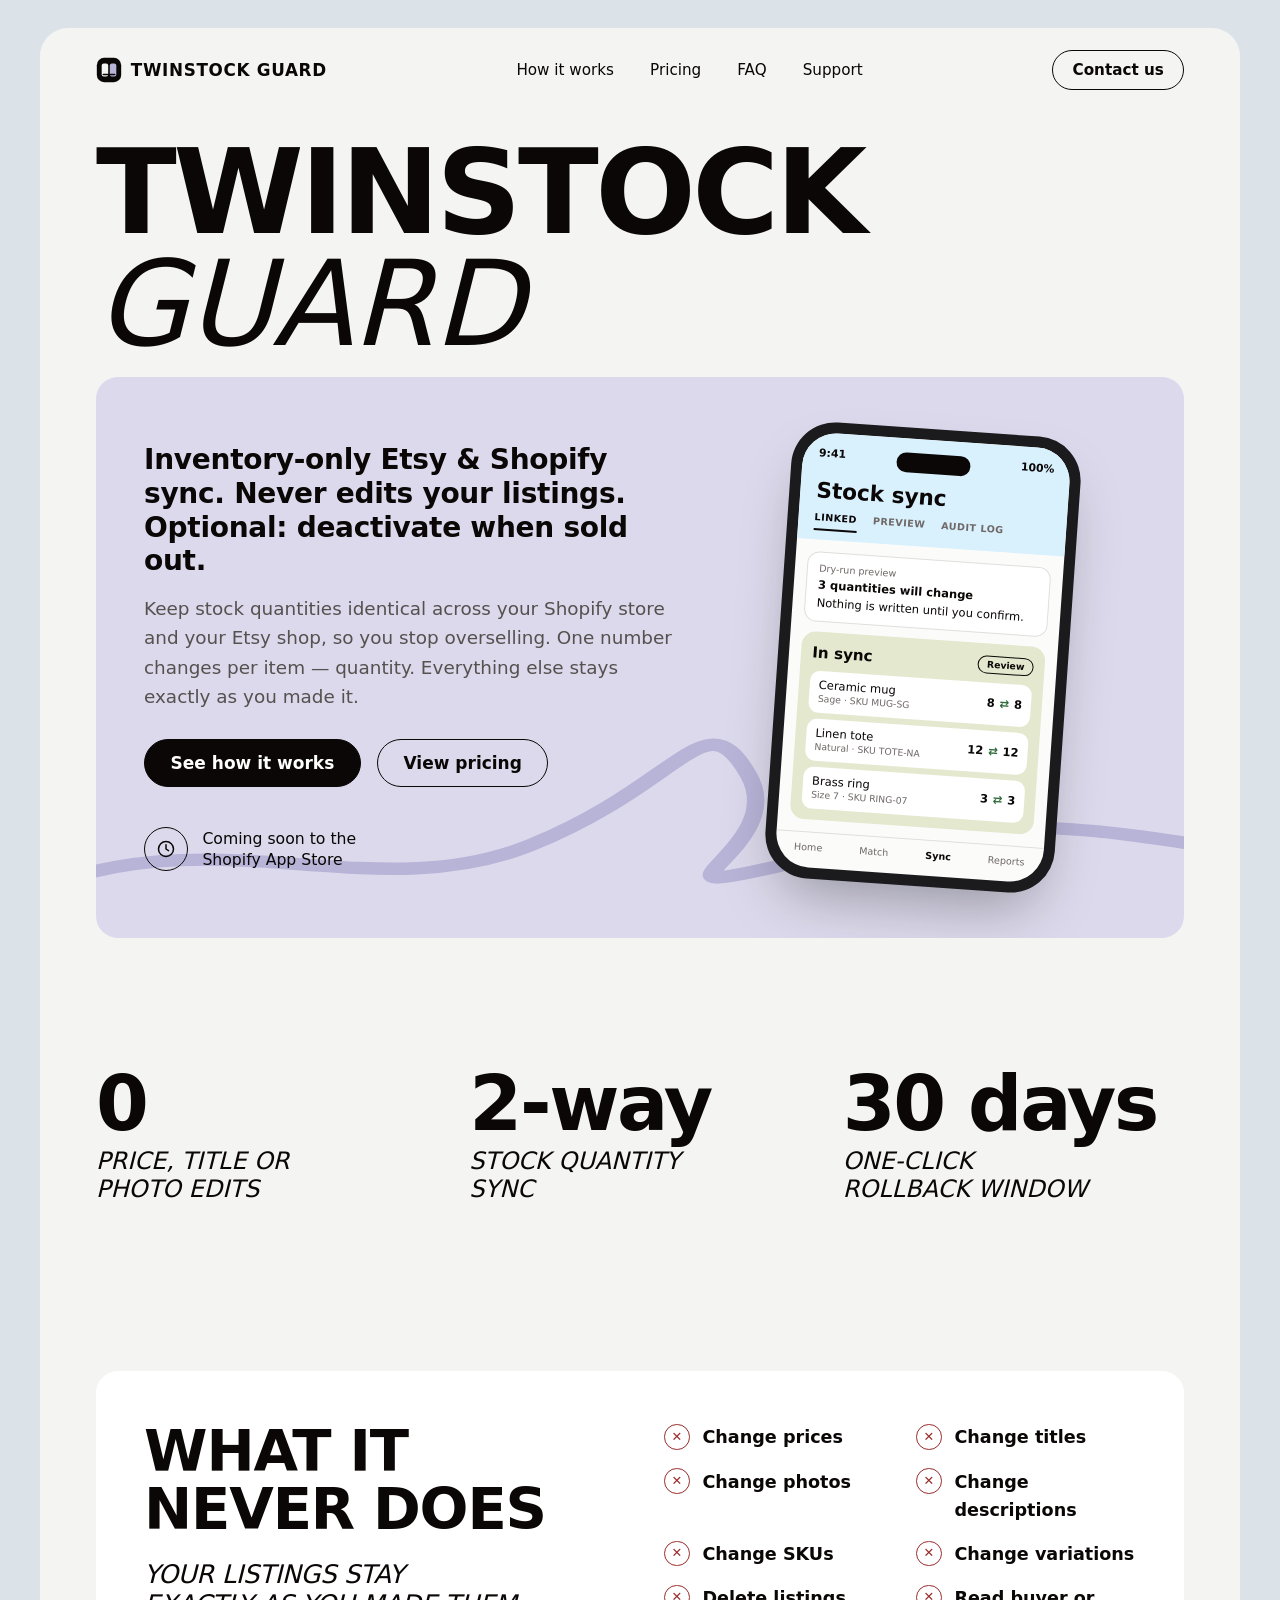
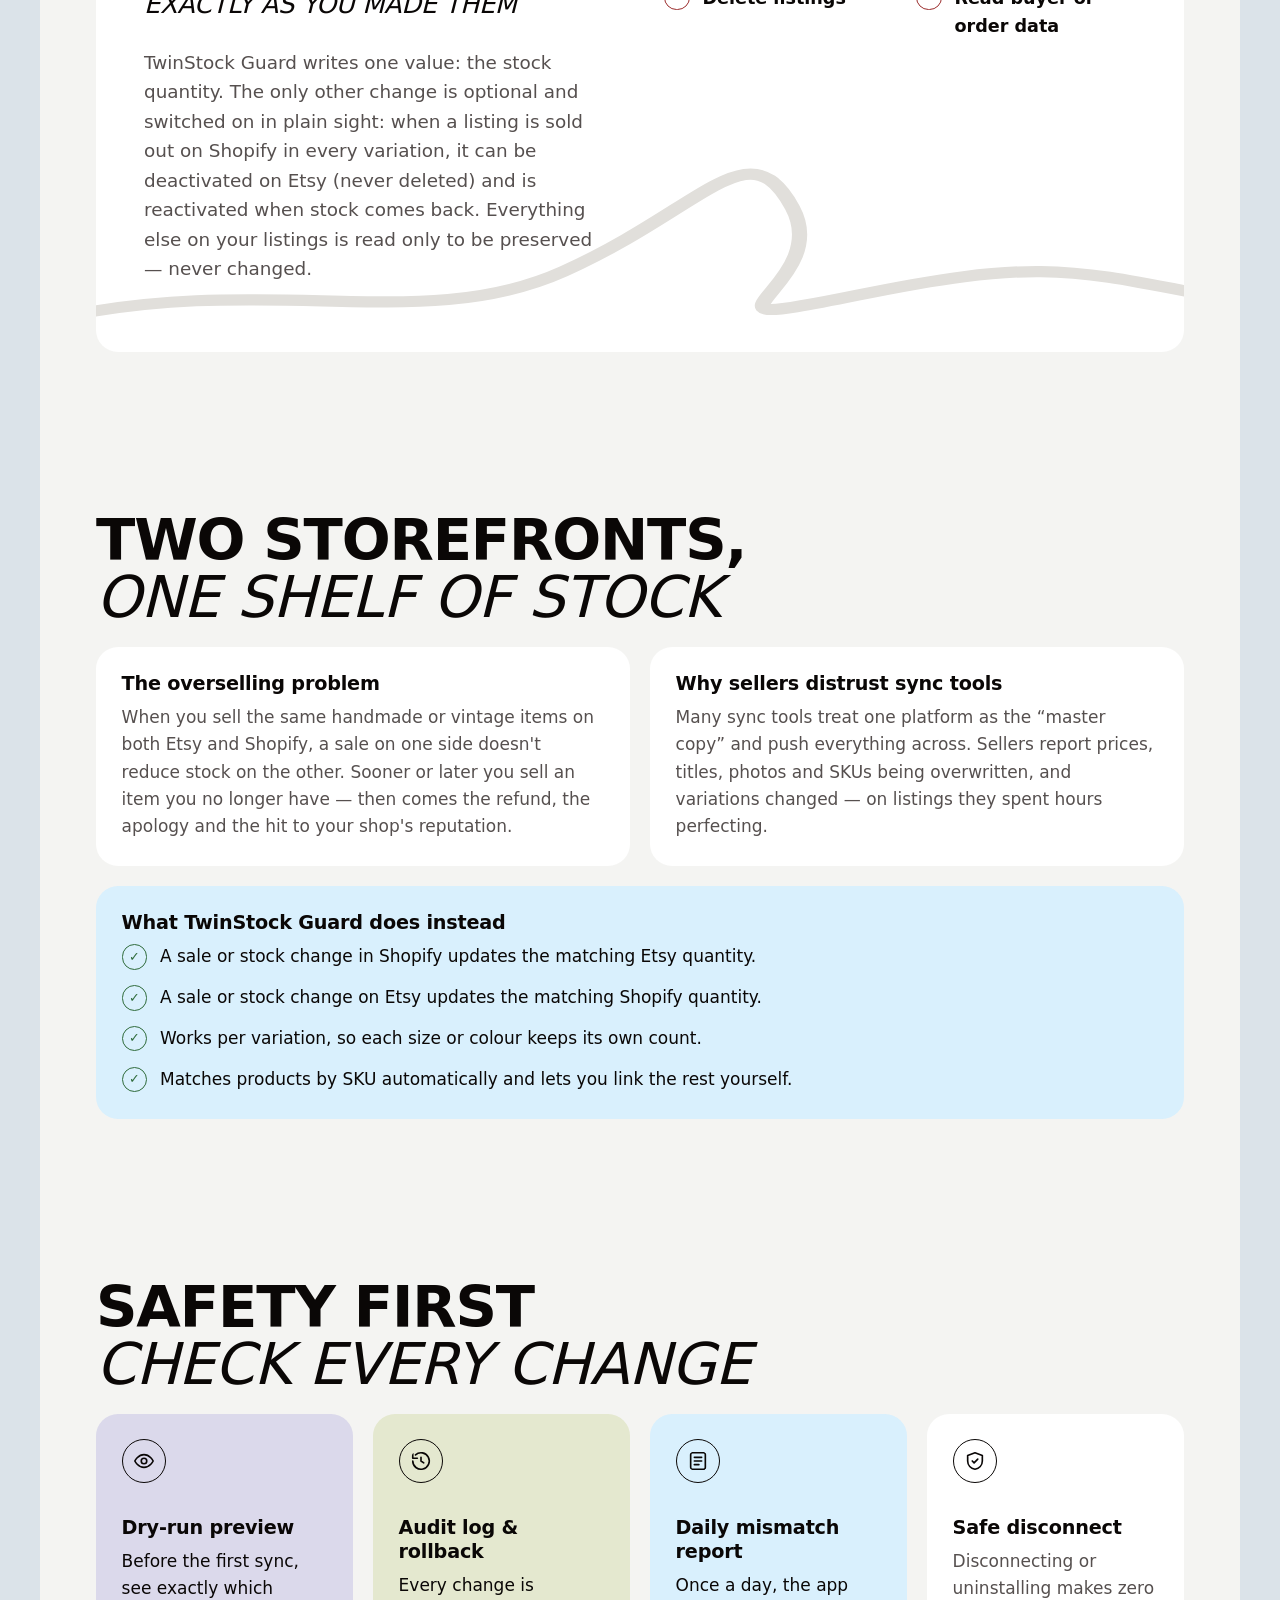
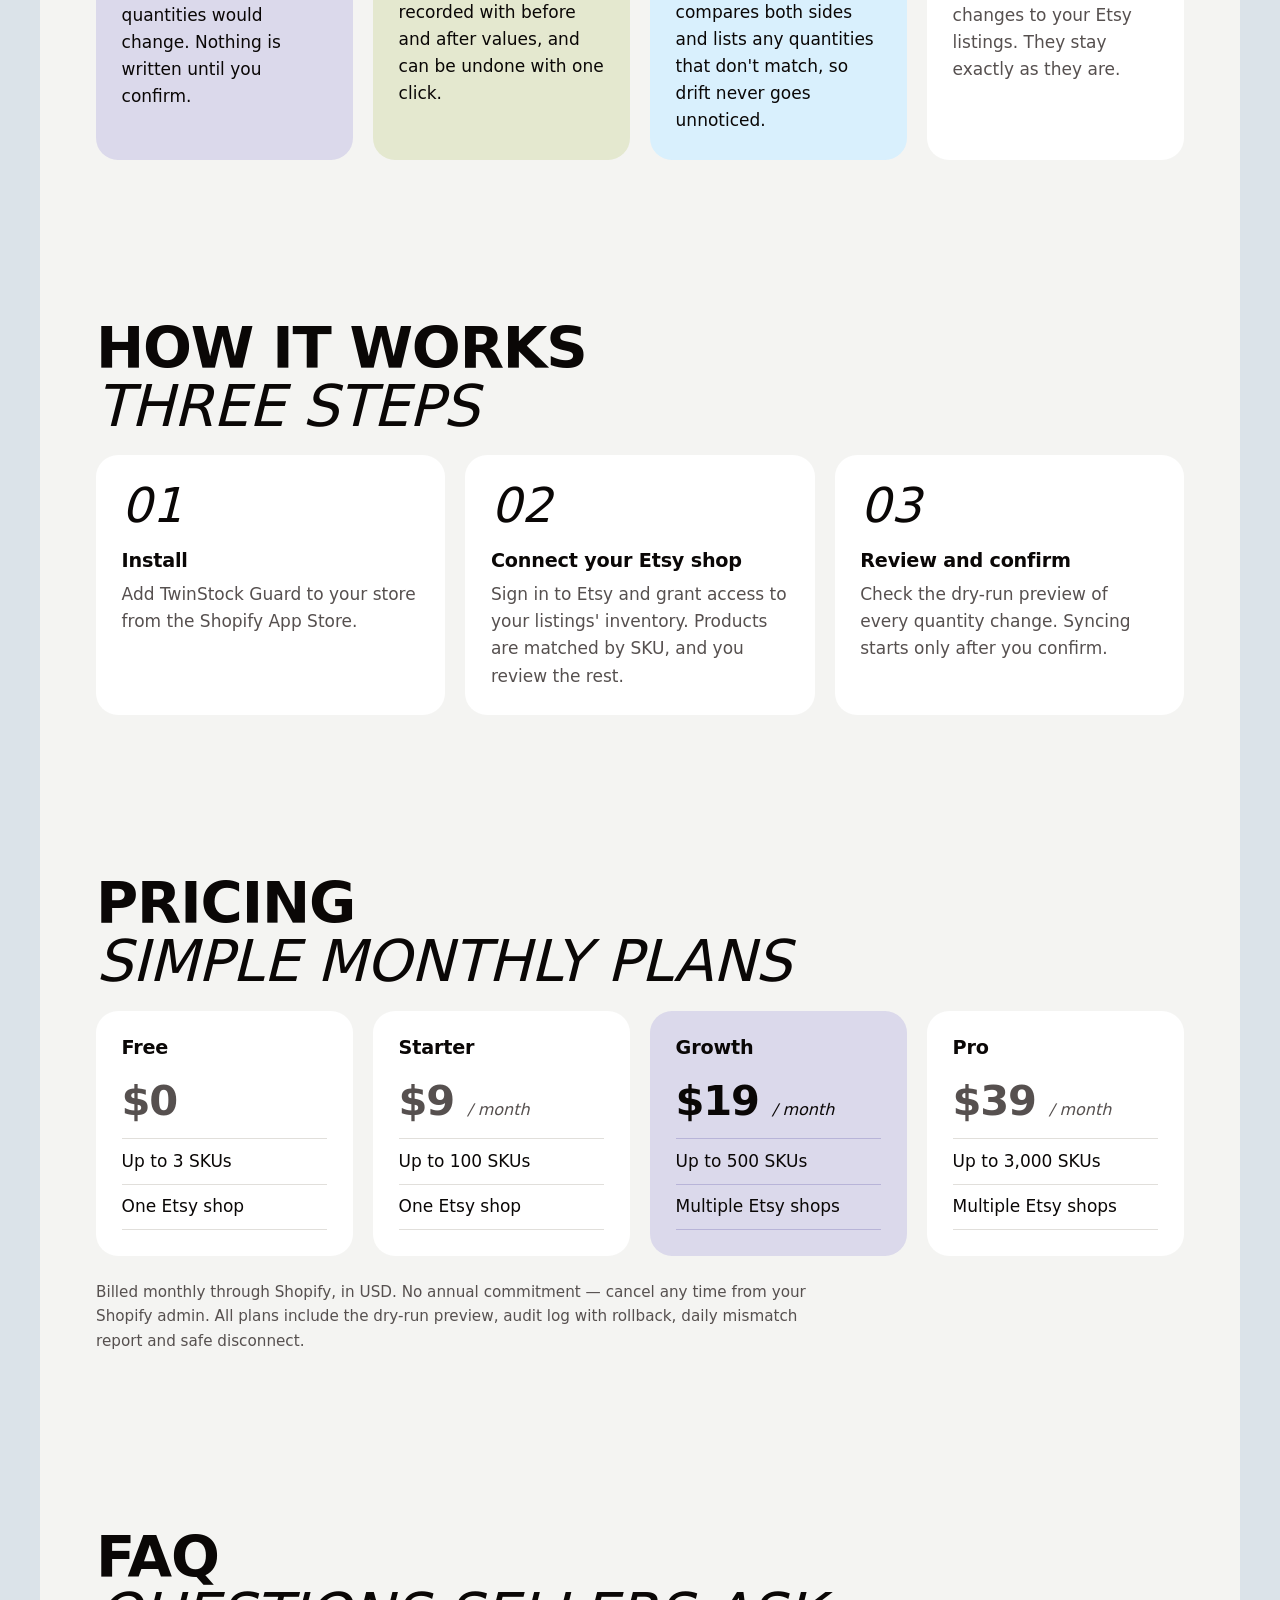
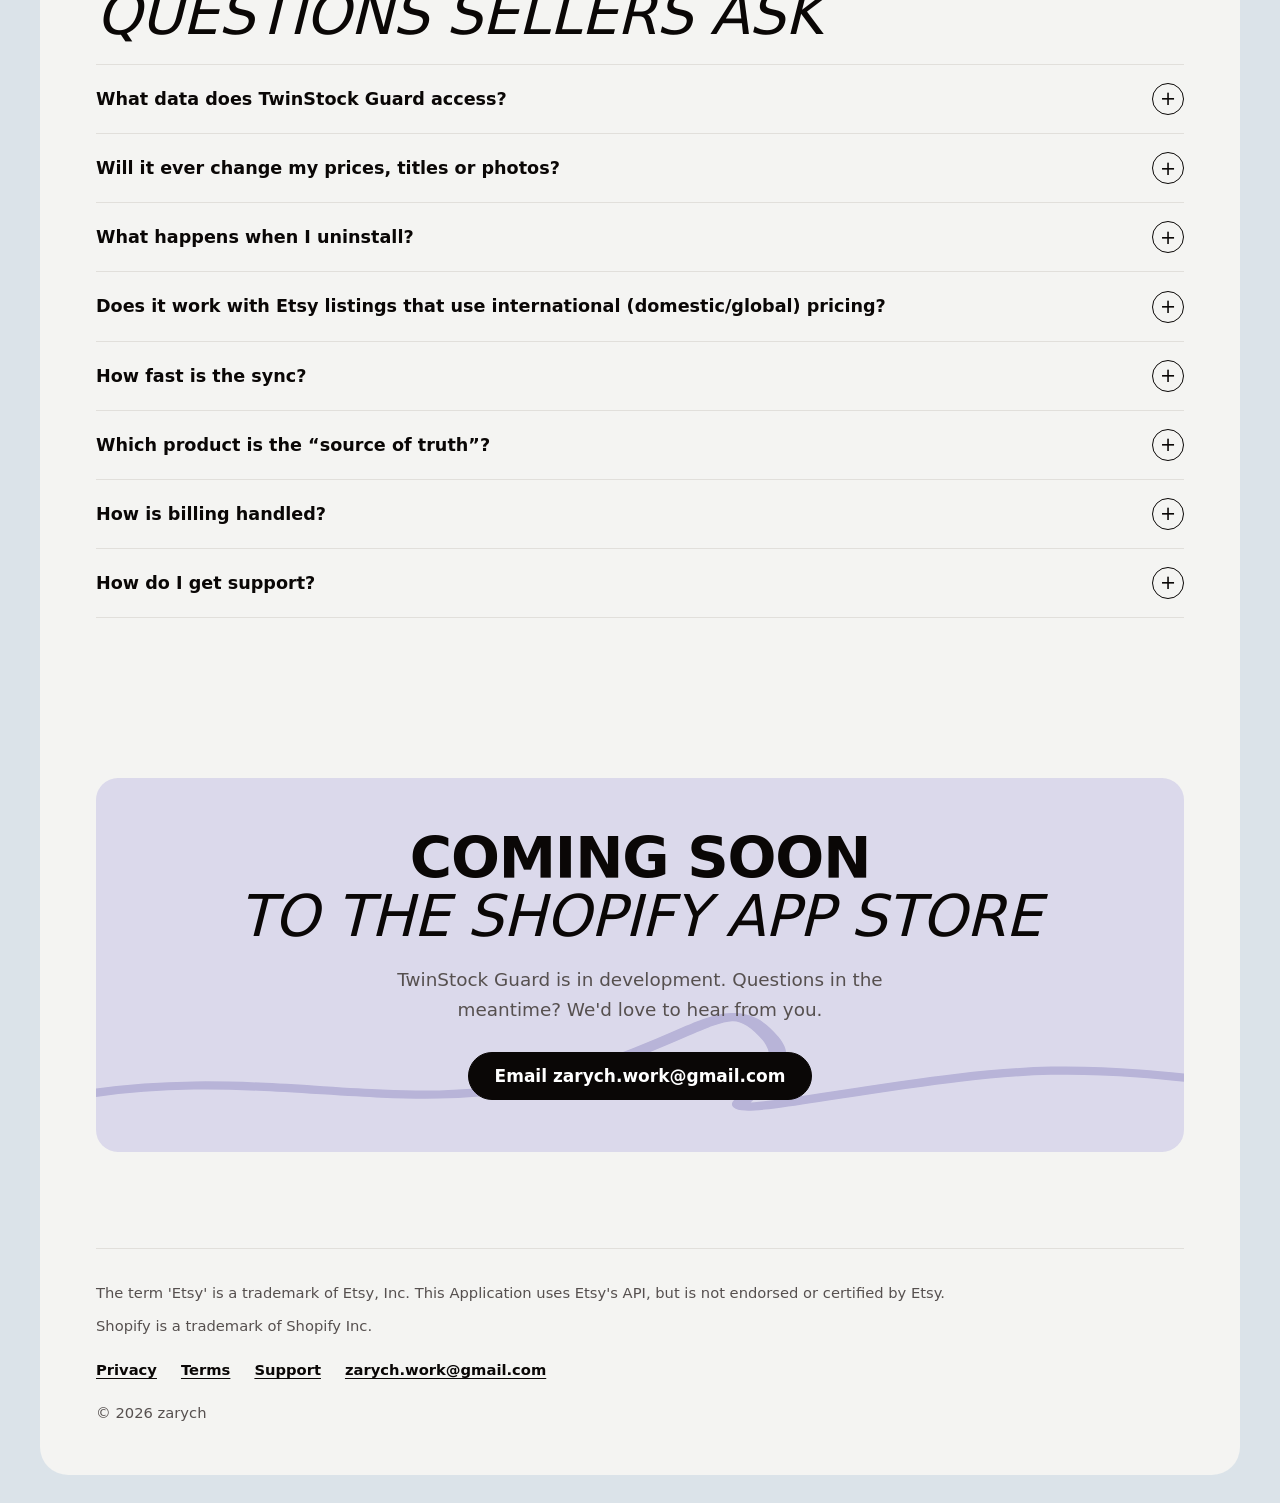
<file: index.html>
<!doctype html>
<html lang="en">
<head>
  <meta charset="utf-8">
  <meta name="viewport" content="width=device-width, initial-scale=1">
  <meta http-equiv="Content-Security-Policy" content="default-src 'none'; style-src 'self'; img-src 'self'; base-uri 'none'; form-action 'none'">
  <meta name="referrer" content="strict-origin-when-cross-origin">
  <title>TwinStock Guard — Inventory-only stock sync for Shopify and Etsy</title>
  <meta name="description" content="TwinStock Guard keeps stock quantities in sync between Shopify and Etsy in both directions — and never edits your prices, titles, photos, descriptions, SKUs or variations.">
  <link rel="canonical" href="https://zarych.github.io/twinstock-guard-site/">
  <meta name="theme-color" content="#dbe3e9">
  <link rel="icon" href="favicon.svg" type="image/svg+xml">
  <link rel="apple-touch-icon" href="assets/apple-touch-icon.png">
  <meta property="og:type" content="website">
  <meta property="og:site_name" content="TwinStock Guard">
  <meta property="og:title" content="TwinStock Guard — Inventory-only stock sync. Never edits your listings. Optional: deactivate when sold out.">
  <meta property="og:description" content="Keeps stock quantities in sync between Shopify and Etsy in both directions. Never changes prices, titles, photos, descriptions, SKUs or variations.">
  <meta property="og:url" content="https://zarych.github.io/twinstock-guard-site/">
  <meta property="og:image" content="https://zarych.github.io/twinstock-guard-site/assets/og-image.png">
  <meta property="og:image:width" content="1200">
  <meta property="og:image:height" content="630">
  <meta property="og:image:alt" content="TwinStock Guard logo and the tagline: inventory-only stock sync that never edits your listings.">
  <meta name="twitter:card" content="summary_large_image">
  <link rel="stylesheet" href="assets/style.css">
</head>
<body>
  <a class="skip-link" href="#main">Skip to content</a>

  <div class="sheet">
    <header class="site-header">
      <div class="container">
        <a class="brand" href="./" aria-label="TwinStock Guard home">
          <svg viewBox="0 0 32 32" aria-hidden="true" focusable="false"><rect x="1" y="1" width="30" height="30" rx="9" fill="currentColor"/><rect class="logo-bar" x="7" y="8" width="8" height="16" rx="2.5"/><rect class="logo-bar-2" x="17" y="8" width="8" height="16" rx="2.5"/><path class="logo-base" d="M9 21.5h14" stroke-width="2" stroke-linecap="round"/></svg>
          TwinStock Guard
        </a>
        <nav class="site-nav" aria-label="Main">
          <ul>
            <li><a href="#how-it-works">How it works</a></li>
            <li><a href="#pricing">Pricing</a></li>
            <li><a href="#faq">FAQ</a></li>
            <li><a href="support/">Support</a></li>
          </ul>
        </nav>
        <a class="button button-outline button-small header-cta" href="mailto:zarych.work@gmail.com">Contact us</a>
      </div>
    </header>

    <main id="main">
      <section class="hero">
        <div class="container">
          <h1 class="display">TwinStock<em>Guard</em></h1>
          <div class="panel panel-lav">
            <svg class="squiggle" viewBox="0 0 1000 400" preserveAspectRatio="none" aria-hidden="true" focusable="false"><path d="M-40 330 C 120 250, 260 360, 400 280 S 560 90, 600 190 S 470 360, 650 300 S 880 250, 1060 290" fill="none" stroke="currentColor" stroke-width="16" stroke-linecap="round"/></svg>
            <div class="hero-grid">
              <div>
                <p class="tagline">Inventory-only Etsy &amp; Shopify sync. Never edits your listings. Optional: deactivate when sold out.</p>
                <p class="lead">Keep stock quantities identical across your Shopify store and your Etsy shop, so you stop overselling. One number changes per item — quantity. Everything else stays exactly as you made it.</p>
                <div class="hero-actions">
                  <a class="button" href="#how-it-works">See how it works</a>
                  <a class="button button-outline" href="#pricing">View pricing</a>
                </div>
                <div class="soon">
                  <span class="round-icon" aria-hidden="true"><svg viewBox="0 0 24 24" fill="none" stroke="currentColor" stroke-width="1.8" stroke-linecap="round" stroke-linejoin="round" focusable="false"><circle cx="12" cy="12" r="9"/><path d="M12 7v5l3 2"/></svg></span>
                  <span>Coming soon to the<br>Shopify App Store</span>
                </div>
              </div>

              <div class="phone" role="img" aria-label="Illustration of the TwinStock Guard app: linked items show the same stock quantity in the store and on Etsy.">
                <div class="phone-screen">
                  <div class="ph-top">
                    <div class="ph-status"><span>9:41</span><span class="ph-island"></span><span>100%</span></div>
                    <div class="ph-title">Stock sync</div>
                    <div class="ph-tabs"><span class="on">LINKED</span><span>PREVIEW</span><span>AUDIT LOG</span></div>
                  </div>
                  <div class="ph-body">
                    <div class="ph-tip">
                      <small>Dry-run preview</small>
                      <strong>3 quantities will change</strong>
                      Nothing is written until you confirm.
                    </div>
                    <div class="ph-card">
                      <div class="ph-card-title">In sync <span class="ph-chip">Review</span></div>
                      <div class="ph-row"><div>Ceramic mug<small>Sage · SKU MUG-SG</small></div><div class="ph-qty">8 <i>⇄</i> 8</div></div>
                      <div class="ph-row"><div>Linen tote<small>Natural · SKU TOTE-NA</small></div><div class="ph-qty">12 <i>⇄</i> 12</div></div>
                      <div class="ph-row"><div>Brass ring<small>Size 7 · SKU RING-07</small></div><div class="ph-qty">3 <i>⇄</i> 3</div></div>
                    </div>
                  </div>
                  <div class="ph-nav"><span>Home</span><span>Match</span><span class="on">Sync</span><span>Reports</span></div>
                </div>
              </div>
            </div>
          </div>
        </div>
      </section>

      <section aria-label="Key facts">
        <div class="container">
          <div class="facts">
            <div class="fact"><strong>0</strong><span>Price, title or<br>photo edits</span></div>
            <div class="fact"><strong>2-way</strong><span>Stock quantity<br>sync</span></div>
            <div class="fact"><strong>30 days</strong><span>One-click<br>rollback window</span></div>
          </div>
        </div>
      </section>

      <section aria-labelledby="never-title">
        <div class="container">
          <div class="panel panel-white">
            <svg class="squiggle" viewBox="0 0 1000 400" preserveAspectRatio="none" aria-hidden="true" focusable="false"><path d="M-40 360 C 160 300, 300 380, 430 300 S 600 120, 640 220 S 520 380, 700 330 S 900 300, 1060 340" fill="none" stroke="currentColor" stroke-width="14" stroke-linecap="round"/></svg>
            <div class="split">
              <div>
                <h2 id="never-title" class="h-big">What it never does</h2>
                <p class="italic-sub">Your listings stay<br>exactly as you made them</p>
                <p class="lead">TwinStock Guard writes one value: the stock quantity. The only other change is optional and switched on in plain sight: when a listing is sold out on Shopify in every variation, it can be deactivated on Etsy (never deleted) and is reactivated when stock comes back. Everything else on your listings is read only to be preserved — never changed.</p>
              </div>
              <ul class="never-list">
                <li>Change prices</li>
                <li>Change titles</li>
                <li>Change photos</li>
                <li>Change descriptions</li>
                <li>Change SKUs</li>
                <li>Change variations</li>
                <li>Delete listings</li>
                <li>Read buyer or order data</li>
              </ul>
            </div>
          </div>
        </div>
      </section>

      <section aria-labelledby="problem-title">
        <div class="container">
          <h2 id="problem-title" class="h-big">Two storefronts,<em>one shelf of stock</em></h2>
          <div class="grid grid-2">
            <div class="card">
              <h3>The overselling problem</h3>
              <p>When you sell the same handmade or vintage items on both Etsy and Shopify, a sale on one side doesn't reduce stock on the other. Sooner or later you sell an item you no longer have — then comes the refund, the apology and the hit to your shop's reputation.</p>
            </div>
            <div class="card">
              <h3>Why sellers distrust sync tools</h3>
              <p>Many sync tools treat one platform as the “master copy” and push everything across. Sellers report prices, titles, photos and SKUs being overwritten, and variations changed — on listings they spent hours perfecting.</p>
            </div>
          </div>
          <div class="card card-sky mt" id="what-it-does">
            <h3>What TwinStock Guard does instead</h3>
            <ul class="check-list">
              <li>A sale or stock change in Shopify updates the matching Etsy quantity.</li>
              <li>A sale or stock change on Etsy updates the matching Shopify quantity.</li>
              <li>Works per variation, so each size or colour keeps its own count.</li>
              <li>Matches products by SKU automatically and lets you link the rest yourself.</li>
            </ul>
          </div>
        </div>
      </section>

      <section aria-labelledby="safety-title">
        <div class="container">
          <h2 id="safety-title" class="h-big">Safety first<em>check every change</em></h2>
          <div class="grid grid-4">
            <div class="card card-lav">
              <svg class="icon" viewBox="0 0 24 24" fill="none" stroke="currentColor" stroke-width="1.8" stroke-linecap="round" stroke-linejoin="round" aria-hidden="true" focusable="false"><path d="M2 12s3.5-7 10-7 10 7 10 7-3.5 7-10 7S2 12 2 12z"/><circle cx="12" cy="12" r="3"/></svg>
              <h3>Dry-run preview</h3>
              <p>Before the first sync, see exactly which quantities would change. Nothing is written until you confirm.</p>
            </div>
            <div class="card card-sage">
              <svg class="icon" viewBox="0 0 24 24" fill="none" stroke="currentColor" stroke-width="1.8" stroke-linecap="round" stroke-linejoin="round" aria-hidden="true" focusable="false"><path d="M3 12a9 9 0 1 0 3-6.7"/><path d="M3 4v5h5"/><path d="M12 8v4l3 2"/></svg>
              <h3>Audit log &amp; rollback</h3>
              <p>Every change is recorded with before and after values, and can be undone with one click.</p>
            </div>
            <div class="card card-sky">
              <svg class="icon" viewBox="0 0 24 24" fill="none" stroke="currentColor" stroke-width="1.8" stroke-linecap="round" stroke-linejoin="round" aria-hidden="true" focusable="false"><rect x="4" y="3" width="16" height="18" rx="2"/><path d="M8 8h8M8 12h8M8 16h5"/></svg>
              <h3>Daily mismatch report</h3>
              <p>Once a day, the app compares both sides and lists any quantities that don't match, so drift never goes unnoticed.</p>
            </div>
            <div class="card">
              <svg class="icon" viewBox="0 0 24 24" fill="none" stroke="currentColor" stroke-width="1.8" stroke-linecap="round" stroke-linejoin="round" aria-hidden="true" focusable="false"><path d="M12 3l8 3v6c0 4.5-3.4 8-8 9-4.6-1-8-4.5-8-9V6l8-3z"/><path d="M9 12l2 2 4-4"/></svg>
              <h3>Safe disconnect</h3>
              <p>Disconnecting or uninstalling makes zero changes to your Etsy listings. They stay exactly as they are.</p>
            </div>
          </div>
        </div>
      </section>

      <section id="how-it-works" aria-labelledby="how-title">
        <div class="container">
          <h2 id="how-title" class="h-big">How it works<em>three steps</em></h2>
          <ol class="steps grid grid-3">
            <li class="card">
              <h3>Install</h3>
              <p>Add TwinStock Guard to your store from the Shopify App Store.</p>
            </li>
            <li class="card">
              <h3>Connect your Etsy shop</h3>
              <p>Sign in to Etsy and grant access to your listings' inventory. Products are matched by SKU, and you review the rest.</p>
            </li>
            <li class="card">
              <h3>Review and confirm</h3>
              <p>Check the dry-run preview of every quantity change. Syncing starts only after you confirm.</p>
            </li>
          </ol>
        </div>
      </section>

      <section id="pricing" aria-labelledby="pricing-title">
        <div class="container">
          <h2 id="pricing-title" class="h-big">Pricing<em>simple monthly plans</em></h2>
          <div class="grid grid-4">
            <div class="card plan">
              <h3>Free</h3>
              <p class="price">$0</p>
              <ul>
                <li>Up to 3 SKUs</li>
                <li>One Etsy shop</li>
              </ul>
            </div>
            <div class="card plan">
              <h3>Starter</h3>
              <p class="price">$9 <small>/ month</small></p>
              <ul>
                <li>Up to 100 SKUs</li>
                <li>One Etsy shop</li>
              </ul>
            </div>
            <div class="card card-lav plan">
              <h3>Growth</h3>
              <p class="price">$19 <small>/ month</small></p>
              <ul>
                <li>Up to 500 SKUs</li>
                <li>Multiple Etsy shops</li>
              </ul>
            </div>
            <div class="card plan">
              <h3>Pro</h3>
              <p class="price">$39 <small>/ month</small></p>
              <ul>
                <li>Up to 3,000 SKUs</li>
                <li>Multiple Etsy shops</li>
              </ul>
            </div>
          </div>
          <p class="note">Billed monthly through Shopify, in USD. No annual commitment — cancel any time from your Shopify admin. All plans include the dry-run preview, audit log with rollback, daily mismatch report and safe disconnect.</p>
        </div>
      </section>

      <section id="faq" aria-labelledby="faq-title">
        <div class="container">
          <h2 id="faq-title" class="h-big">FAQ<em>questions sellers ask</em></h2>
          <div class="faq">
            <details>
              <summary>What data does TwinStock Guard access?</summary>
              <div>
                <p>From Shopify: your products, variants and inventory levels. From Etsy (through Etsy's official sign-in): your listings and their inventory. That's all the app needs to match items and keep quantities equal.</p>
                <p>It does not request access to orders, receipts, transactions or customers, and it never reads buyer names, addresses or emails. See the <a href="privacy/">Privacy Policy</a> for details.</p>
              </div>
            </details>
            <details>
              <summary>Will it ever change my prices, titles or photos?</summary>
              <div>
                <p>No. The only value TwinStock Guard writes is the stock quantity. Prices, titles, photos, descriptions, SKUs and variations are left untouched, and every quantity change is logged so you can verify it and undo it.</p>
              </div>
            </details>
            <details>
              <summary>What happens when I uninstall?</summary>
              <div>
                <p>Syncing stops immediately, and the app makes no changes to your Etsy listings — nothing is deleted or deactivated. Your stored data, including Etsy access tokens, is deleted as described in the <a href="privacy/">Privacy Policy</a>. Paid plans are cancelled through Shopify.</p>
              </div>
            </details>
            <details>
              <summary>Does it work with Etsy listings that use international (domestic/global) pricing?</summary>
              <div>
                <p>Safety comes first. If the app can't update a listing's quantity while guaranteeing that every other field — including its prices — stays exactly the same, it marks that listing as “unsupported”, shows it to you, and doesn't write to it. You'll always see which listings are and aren't being synced.</p>
              </div>
            </details>
            <details>
              <summary>How fast is the sync?</summary>
              <div>
                <p>Shopify changes are sent to Etsy shortly after Shopify reports them, usually within a minute or two. Etsy stock is checked every few minutes and changes are applied to Shopify on the next check. The daily mismatch report catches anything that slipped through.</p>
              </div>
            </details>
            <details>
              <summary>Which product is the “source of truth”?</summary>
              <div>
                <p>Neither side overwrites the other. The app applies stock changes from each side to the other, so a sale anywhere reduces your stock everywhere. On first setup, the dry-run preview shows you any existing differences before anything is changed.</p>
              </div>
            </details>
            <details>
              <summary>How is billing handled?</summary>
              <div>
                <p>All plans are billed monthly through your Shopify invoice. You can change or cancel your plan in your Shopify admin at any time. See the <a href="terms/">Terms of Service</a>.</p>
              </div>
            </details>
            <details>
              <summary>How do I get support?</summary>
              <div>
                <p>Email <a class="email" href="mailto:zarych.work@gmail.com">zarych.work@gmail.com</a>. We reply within 1 business day. The <a href="support/">Support page</a> also has troubleshooting tips.</p>
              </div>
            </details>
          </div>
        </div>
      </section>

      <section class="cta" aria-labelledby="cta-title">
        <div class="container">
          <div class="panel panel-lav">
            <svg class="squiggle" viewBox="0 0 1000 400" preserveAspectRatio="none" aria-hidden="true" focusable="false"><path d="M-40 300 C 140 220, 280 340, 420 260 S 580 80, 620 180 S 500 350, 680 290 S 900 230, 1060 270" fill="none" stroke="currentColor" stroke-width="16" stroke-linecap="round"/></svg>
            <h2 id="cta-title" class="h-big">Coming soon<em>to the Shopify App Store</em></h2>
            <p class="lead">TwinStock Guard is in development. Questions in the meantime? We'd love to hear from you.</p>
            <a class="button" href="mailto:zarych.work@gmail.com">Email zarych.work@gmail.com</a>
          </div>
        </div>
      </section>
    </main>

    <footer class="site-footer">
      <div class="container">
        <div class="footer-inner">
          <p>The term 'Etsy' is a trademark of Etsy, Inc. This Application uses Etsy's API, but is not endorsed or certified by Etsy.</p>
          <p>Shopify is a trademark of Shopify Inc.</p>
          <ul class="footer-links">
            <li><a href="privacy/">Privacy</a></li>
            <li><a href="terms/">Terms</a></li>
            <li><a href="support/">Support</a></li>
            <li><a class="email" href="mailto:zarych.work@gmail.com">zarych.work@gmail.com</a></li>
          </ul>
          <p>© 2026 zarych</p>
        </div>
      </div>
    </footer>
  </div>
</body>
</html>
</file>
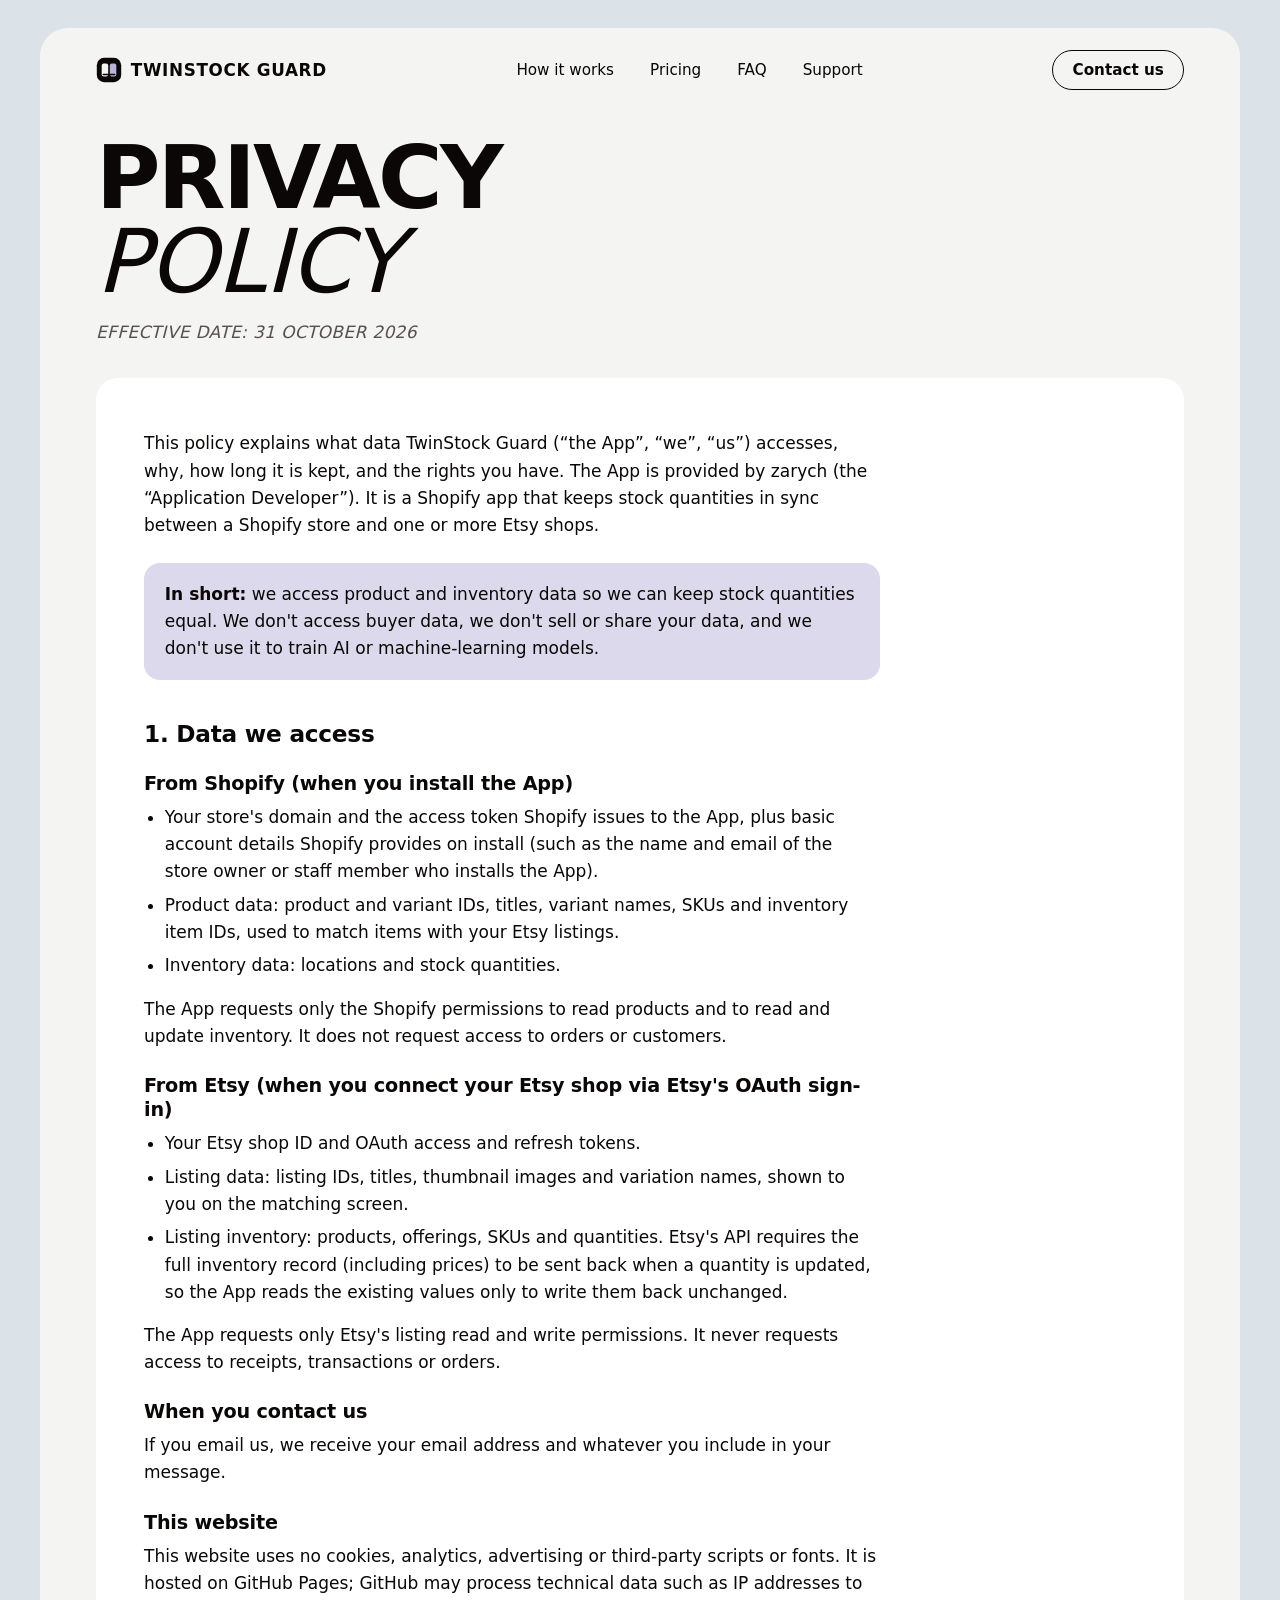
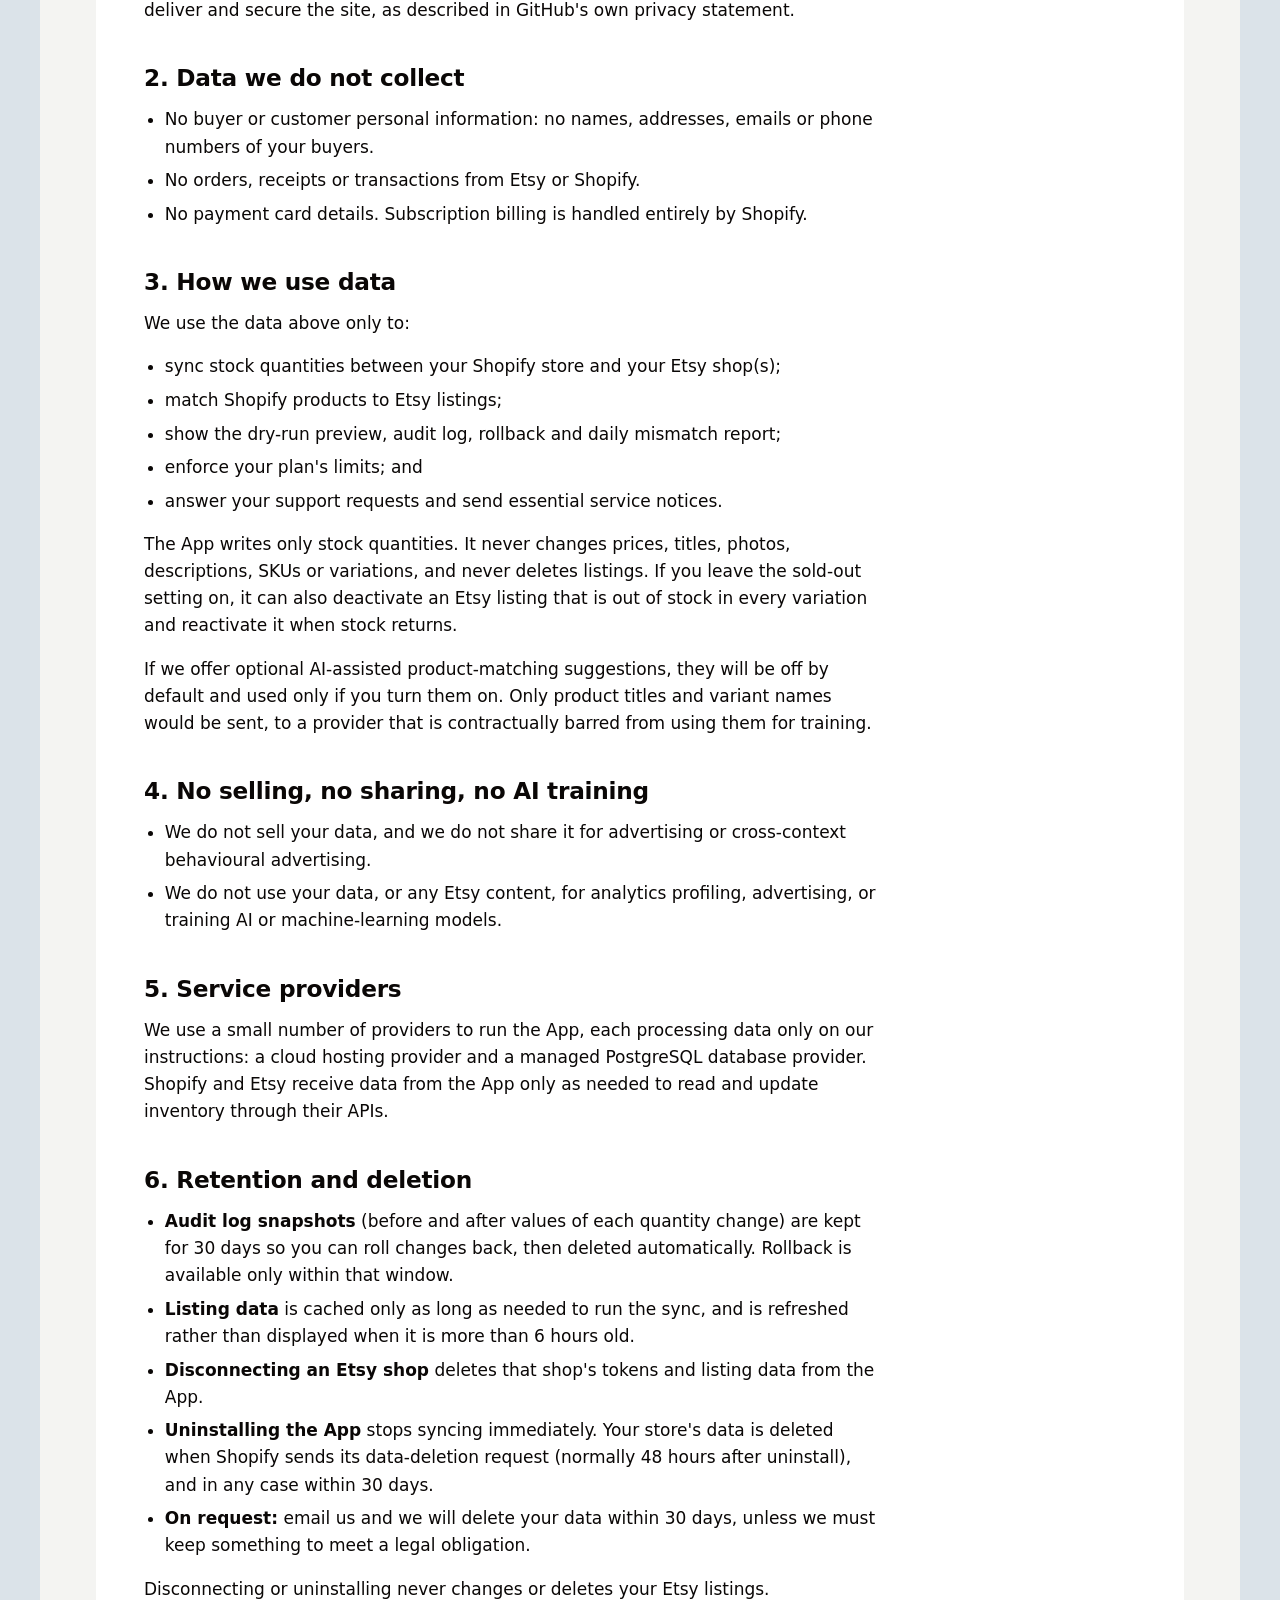
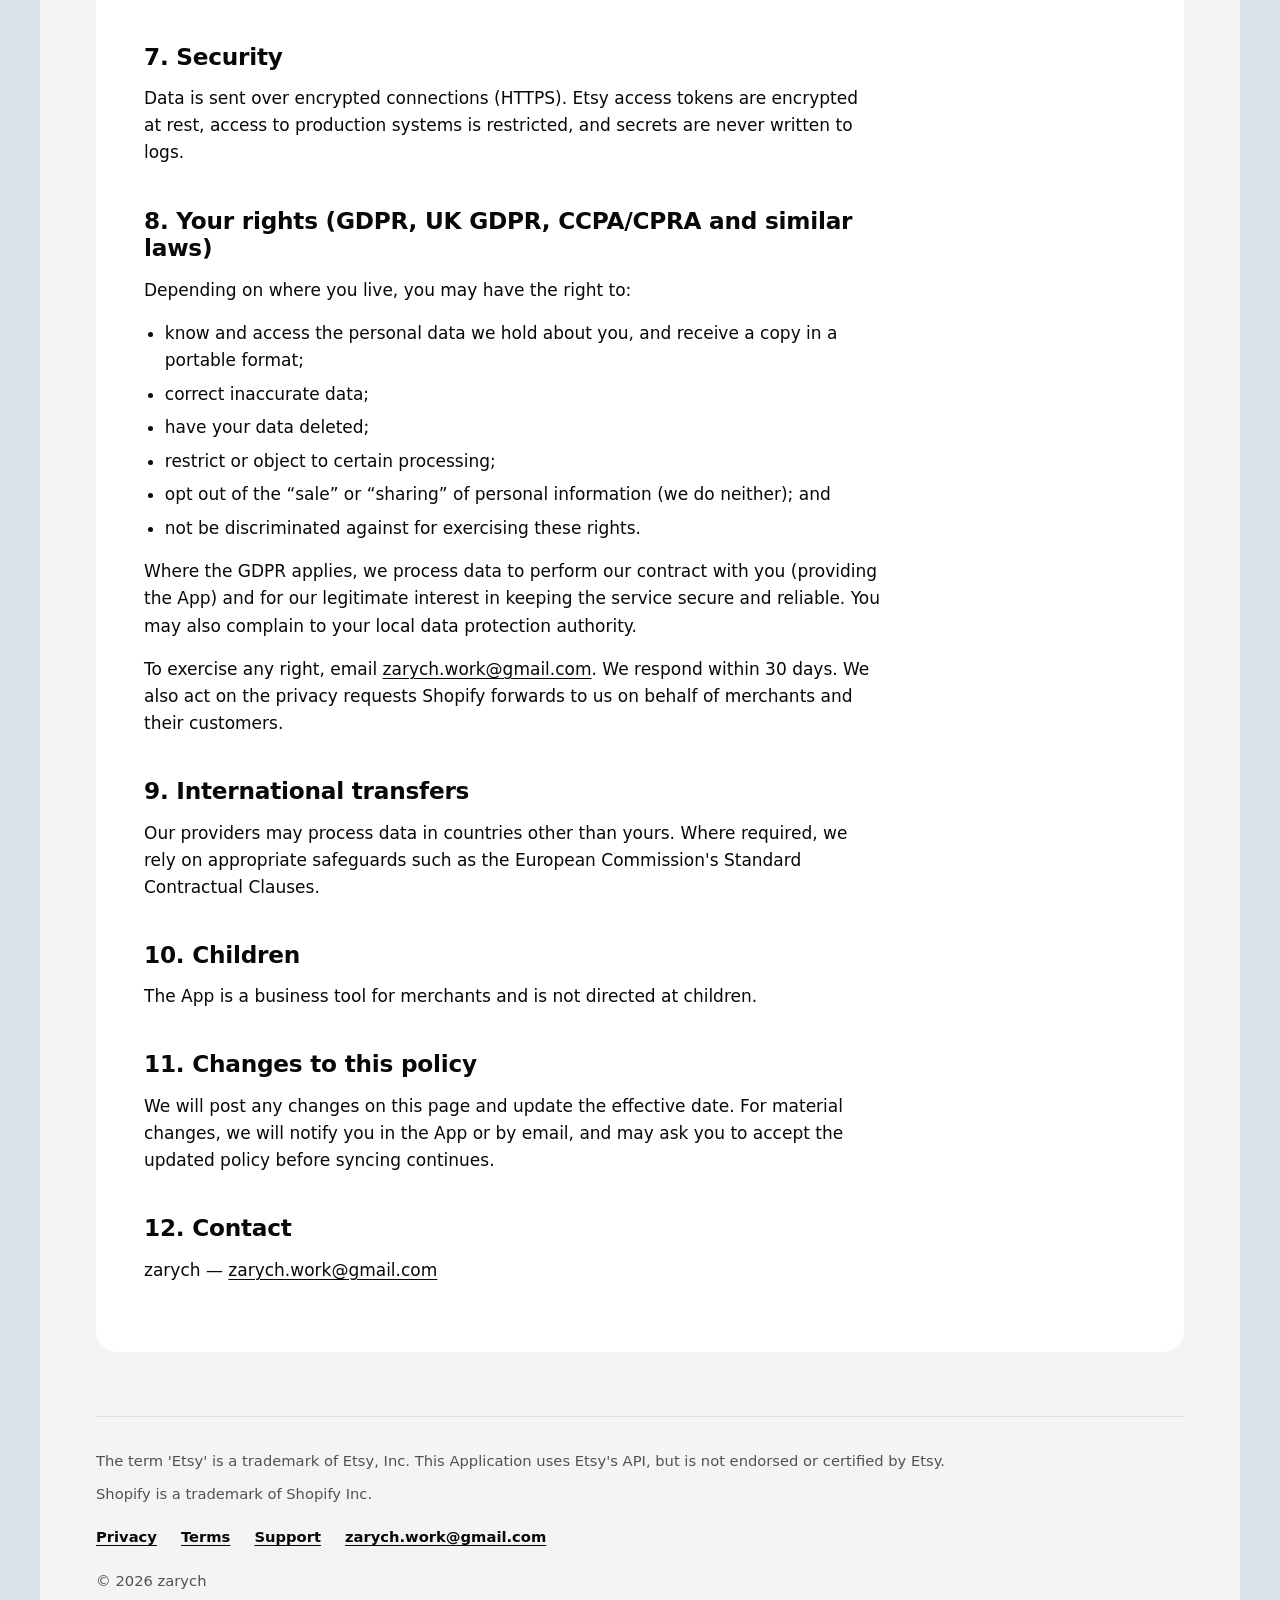
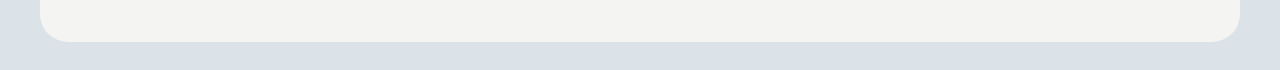
<file: privacy/index.html>
<!doctype html>
<!--
  DRAFT — NEEDS OWNER REVIEW.
  This privacy policy was drafted by an AI assistant from the product decisions in the app repository.
  It is not legal advice. The owner must review it (ideally with a lawyer) and confirm every statement
  matches the shipped app before launch.
-->
<html lang="en">
<head>
  <meta charset="utf-8">
  <meta name="viewport" content="width=device-width, initial-scale=1">
  <meta http-equiv="Content-Security-Policy" content="default-src 'none'; style-src 'self'; img-src 'self'; base-uri 'none'; form-action 'none'">
  <meta name="referrer" content="strict-origin-when-cross-origin">
  <title>Privacy Policy — TwinStock Guard</title>
  <meta name="description" content="How TwinStock Guard handles data: Shopify and Etsy inventory data used only to sync stock quantities. No buyer data, no selling or sharing, no AI training.">
  <link rel="canonical" href="https://zarych.github.io/twinstock-guard-site/privacy/">
  <meta name="theme-color" content="#dbe3e9">
  <link rel="icon" href="../favicon.svg" type="image/svg+xml">
  <link rel="apple-touch-icon" href="../assets/apple-touch-icon.png">
  <meta property="og:type" content="website">
  <meta property="og:site_name" content="TwinStock Guard">
  <meta property="og:title" content="Privacy Policy — TwinStock Guard">
  <meta property="og:description" content="Inventory data used only to sync stock quantities. No buyer data, no selling or sharing, no AI training.">
  <meta property="og:url" content="https://zarych.github.io/twinstock-guard-site/privacy/">
  <meta property="og:image" content="https://zarych.github.io/twinstock-guard-site/assets/og-image.png">
  <meta property="og:image:alt" content="TwinStock Guard logo and the tagline: inventory-only stock sync that never edits your listings.">
  <meta name="twitter:card" content="summary_large_image">
  <link rel="stylesheet" href="../assets/style.css">
</head>
<body>
  <a class="skip-link" href="#main">Skip to content</a>

  <div class="sheet">
  <header class="site-header">
    <div class="container">
      <a class="brand" href="../" aria-label="TwinStock Guard home">
        <svg viewBox="0 0 32 32" aria-hidden="true" focusable="false"><rect x="1" y="1" width="30" height="30" rx="9" fill="currentColor"/><rect class="logo-bar" x="7" y="8" width="8" height="16" rx="2.5"/><rect class="logo-bar-2" x="17" y="8" width="8" height="16" rx="2.5"/><path class="logo-base" d="M9 21.5h14" stroke-width="2" stroke-linecap="round"/></svg>
        TwinStock Guard
      </a>
      <nav class="site-nav" aria-label="Main">
        <ul>
          <li><a href="../#how-it-works">How it works</a></li>
          <li><a href="../#pricing">Pricing</a></li>
          <li><a href="../#faq">FAQ</a></li>
          <li><a href="../support/">Support</a></li>
        </ul>
      </nav>
      <a class="button button-outline button-small header-cta" href="mailto:zarych.work@gmail.com">Contact us</a>
    </div>
  </header>

  <main id="main">
    <section class="page-title">
      <div class="container">
        <h1 class="display">Privacy<em>Policy</em></h1>
        <p class="meta">Effective date: 31 October 2026</p>
      </div>
    </section>
    <div class="prose-wrap">
      <div class="container">
        <div class="panel panel-white">
    <article class="prose">

      <p>This policy explains what data TwinStock Guard (“the App”, “we”, “us”) accesses, why, how long it is kept, and the rights you have. The App is provided by zarych (the “Application Developer”). It is a Shopify app that keeps stock quantities in sync between a Shopify store and one or more Etsy shops.</p>

      <div class="callout">
        <p><strong>In short:</strong> we access product and inventory data so we can keep stock quantities equal. We don't access buyer data, we don't sell or share your data, and we don't use it to train AI or machine-learning models.</p>
      </div>

      <h2>1. Data we access</h2>
      <h3>From Shopify (when you install the App)</h3>
      <ul>
        <li>Your store's domain and the access token Shopify issues to the App, plus basic account details Shopify provides on install (such as the name and email of the store owner or staff member who installs the App).</li>
        <li>Product data: product and variant IDs, titles, variant names, SKUs and inventory item IDs, used to match items with your Etsy listings.</li>
        <li>Inventory data: locations and stock quantities.</li>
      </ul>
      <p>The App requests only the Shopify permissions to read products and to read and update inventory. It does not request access to orders or customers.</p>

      <h3>From Etsy (when you connect your Etsy shop via Etsy's OAuth sign-in)</h3>
      <ul>
        <li>Your Etsy shop ID and OAuth access and refresh tokens.</li>
        <li>Listing data: listing IDs, titles, thumbnail images and variation names, shown to you on the matching screen.</li>
        <li>Listing inventory: products, offerings, SKUs and quantities. Etsy's API requires the full inventory record (including prices) to be sent back when a quantity is updated, so the App reads the existing values only to write them back unchanged.</li>
      </ul>
      <p>The App requests only Etsy's listing read and write permissions. It never requests access to receipts, transactions or orders.</p>

      <h3>When you contact us</h3>
      <p>If you email us, we receive your email address and whatever you include in your message.</p>

      <h3>This website</h3>
      <p>This website uses no cookies, analytics, advertising or third-party scripts or fonts. It is hosted on GitHub Pages; GitHub may process technical data such as IP addresses to deliver and secure the site, as described in GitHub's own privacy statement.</p>

      <h2>2. Data we do not collect</h2>
      <ul>
        <li>No buyer or customer personal information: no names, addresses, emails or phone numbers of your buyers.</li>
        <li>No orders, receipts or transactions from Etsy or Shopify.</li>
        <li>No payment card details. Subscription billing is handled entirely by Shopify.</li>
      </ul>

      <h2>3. How we use data</h2>
      <p>We use the data above only to:</p>
      <ul>
        <li>sync stock quantities between your Shopify store and your Etsy shop(s);</li>
        <li>match Shopify products to Etsy listings;</li>
        <li>show the dry-run preview, audit log, rollback and daily mismatch report;</li>
        <li>enforce your plan's limits; and</li>
        <li>answer your support requests and send essential service notices.</li>
      </ul>
      <p>The App writes only stock quantities. It never changes prices, titles, photos, descriptions, SKUs or variations, and never deletes listings. If you leave the sold-out setting on, it can also deactivate an Etsy listing that is out of stock in every variation and reactivate it when stock returns.</p>
      <p>If we offer optional AI-assisted product-matching suggestions, they will be off by default and used only if you turn them on. Only product titles and variant names would be sent, to a provider that is contractually barred from using them for training.</p>

      <h2>4. No selling, no sharing, no AI training</h2>
      <ul>
        <li>We do not sell your data, and we do not share it for advertising or cross-context behavioural advertising.</li>
        <li>We do not use your data, or any Etsy content, for analytics profiling, advertising, or training AI or machine-learning models.</li>
      </ul>

      <h2>5. Service providers</h2>
      <p>We use a small number of providers to run the App, each processing data only on our instructions: a cloud hosting provider and a managed PostgreSQL database provider. Shopify and Etsy receive data from the App only as needed to read and update inventory through their APIs.</p>

      <h2>6. Retention and deletion</h2>
      <ul>
        <li><strong>Audit log snapshots</strong> (before and after values of each quantity change) are kept for 30 days so you can roll changes back, then deleted automatically. Rollback is available only within that window.</li>
        <li><strong>Listing data</strong> is cached only as long as needed to run the sync, and is refreshed rather than displayed when it is more than 6 hours old.</li>
        <li><strong>Disconnecting an Etsy shop</strong> deletes that shop's tokens and listing data from the App.</li>
        <li><strong>Uninstalling the App</strong> stops syncing immediately. Your store's data is deleted when Shopify sends its data-deletion request (normally 48 hours after uninstall), and in any case within 30 days.</li>
        <li><strong>On request:</strong> email us and we will delete your data within 30 days, unless we must keep something to meet a legal obligation.</li>
      </ul>
      <p>Disconnecting or uninstalling never changes or deletes your Etsy listings.</p>

      <h2>7. Security</h2>
      <p>Data is sent over encrypted connections (HTTPS). Etsy access tokens are encrypted at rest, access to production systems is restricted, and secrets are never written to logs.</p>

      <h2>8. Your rights (GDPR, UK GDPR, CCPA/CPRA and similar laws)</h2>
      <p>Depending on where you live, you may have the right to:</p>
      <ul>
        <li>know and access the personal data we hold about you, and receive a copy in a portable format;</li>
        <li>correct inaccurate data;</li>
        <li>have your data deleted;</li>
        <li>restrict or object to certain processing;</li>
        <li>opt out of the “sale” or “sharing” of personal information (we do neither); and</li>
        <li>not be discriminated against for exercising these rights.</li>
      </ul>
      <p>Where the GDPR applies, we process data to perform our contract with you (providing the App) and for our legitimate interest in keeping the service secure and reliable. You may also complain to your local data protection authority.</p>
      <p>To exercise any right, email <a class="email" href="mailto:zarych.work@gmail.com">zarych.work@gmail.com</a>. We respond within 30 days. We also act on the privacy requests Shopify forwards to us on behalf of merchants and their customers.</p>

      <h2>9. International transfers</h2>
      <p>Our providers may process data in countries other than yours. Where required, we rely on appropriate safeguards such as the European Commission's Standard Contractual Clauses.</p>

      <h2>10. Children</h2>
      <p>The App is a business tool for merchants and is not directed at children.</p>

      <h2>11. Changes to this policy</h2>
      <p>We will post any changes on this page and update the effective date. For material changes, we will notify you in the App or by email, and may ask you to accept the updated policy before syncing continues.</p>

      <h2>12. Contact</h2>
      <p>zarych — <a class="email" href="mailto:zarych.work@gmail.com">zarych.work@gmail.com</a></p>
    </article>
        </div>
      </div>
    </div>
  </main>

  <footer class="site-footer">
    <div class="container">
      <div class="footer-inner">
      <p>The term 'Etsy' is a trademark of Etsy, Inc. This Application uses Etsy's API, but is not endorsed or certified by Etsy.</p>
      <p>Shopify is a trademark of Shopify Inc.</p>
      <ul class="footer-links">
        <li><a href="../privacy/" aria-current="page">Privacy</a></li>
        <li><a href="../terms/">Terms</a></li>
        <li><a href="../support/">Support</a></li>
        <li><a class="email" href="mailto:zarych.work@gmail.com">zarych.work@gmail.com</a></li>
      </ul>
      <p>© 2026 zarych</p>
      </div>
    </div>
  </footer>
  </div>
</body>
</html>
</file>
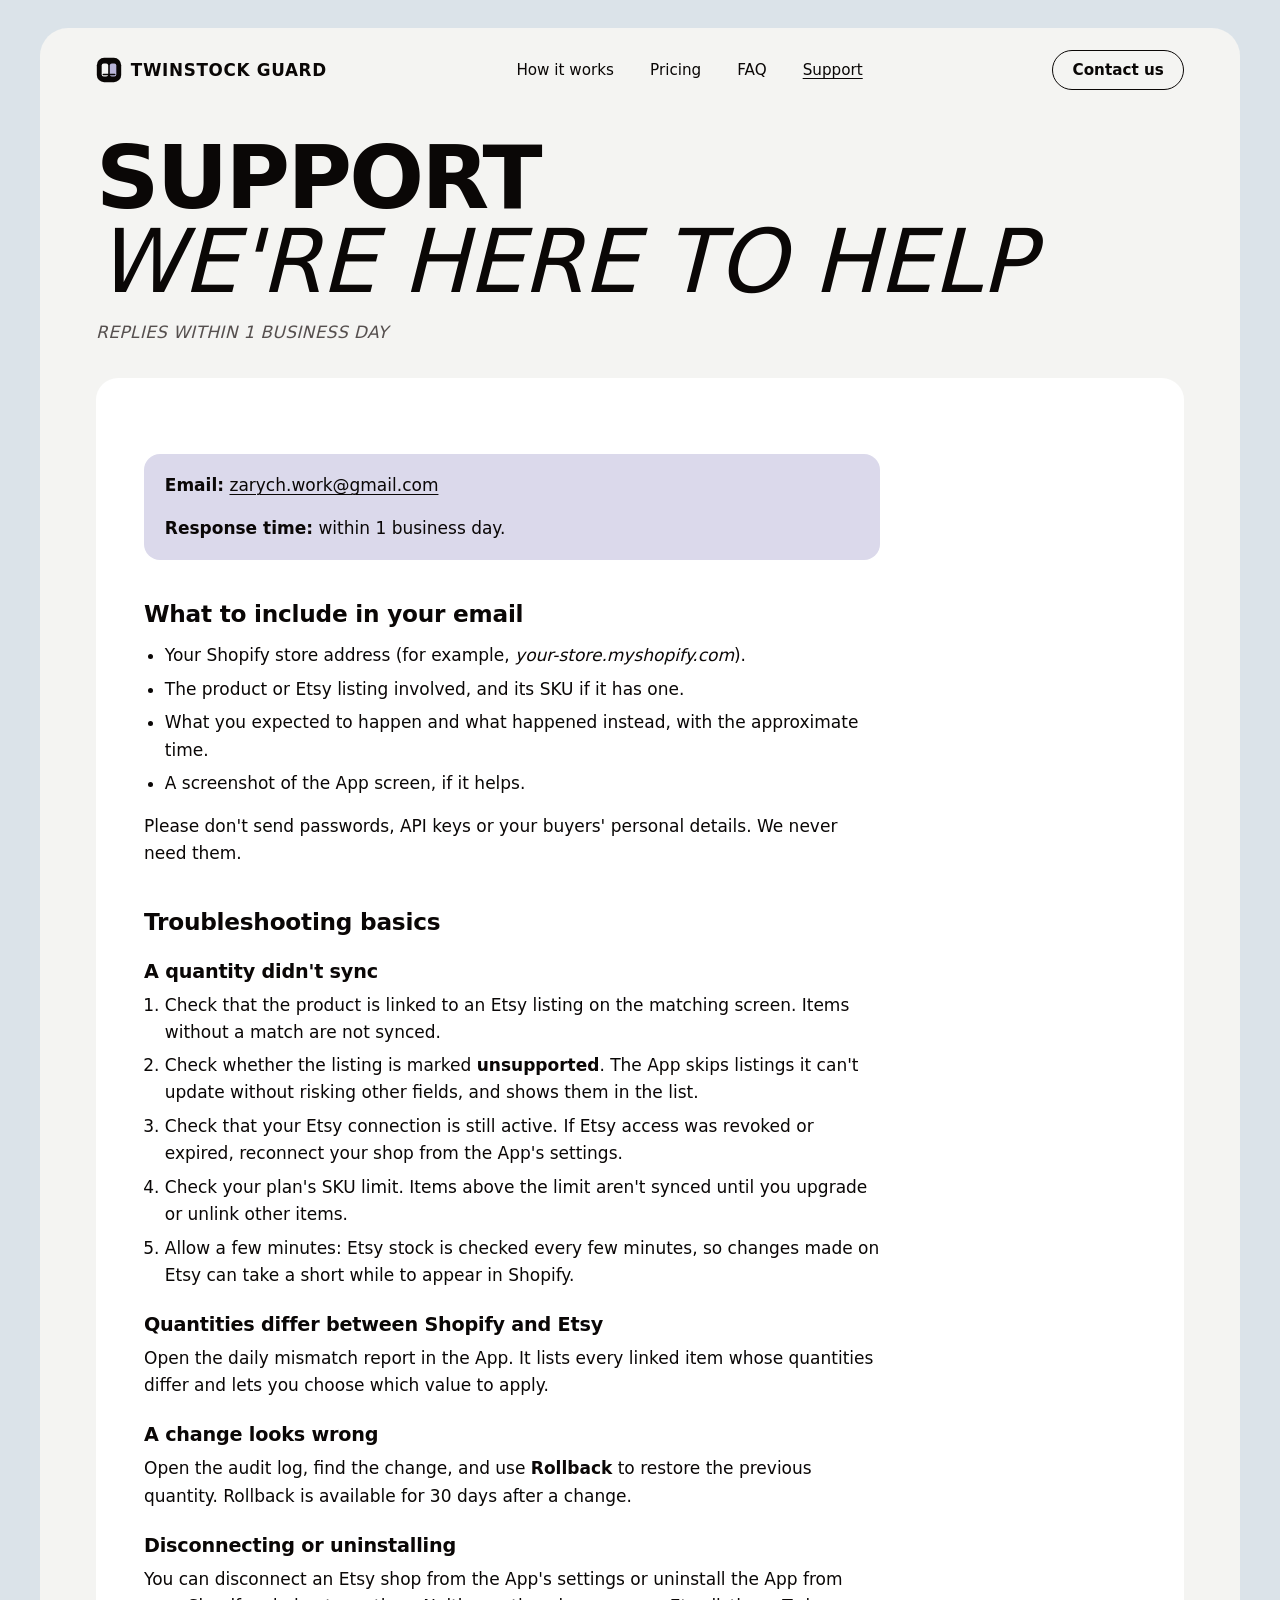
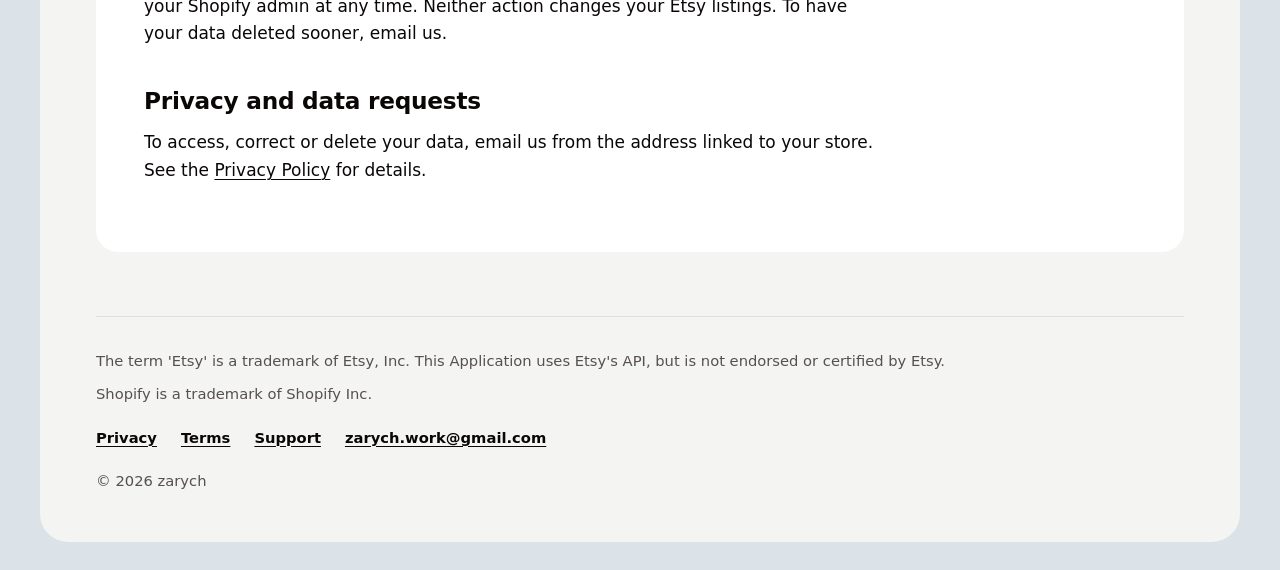
<file: support/index.html>
<!doctype html>
<html lang="en">
<head>
  <meta charset="utf-8">
  <meta name="viewport" content="width=device-width, initial-scale=1">
  <meta http-equiv="Content-Security-Policy" content="default-src 'none'; style-src 'self'; img-src 'self'; base-uri 'none'; form-action 'none'">
  <meta name="referrer" content="strict-origin-when-cross-origin">
  <title>Support — TwinStock Guard</title>
  <meta name="description" content="Get help with TwinStock Guard. Email support with replies within 1 business day, plus troubleshooting steps for stock sync between Shopify and Etsy.">
  <link rel="canonical" href="https://zarych.github.io/twinstock-guard-site/support/">
  <meta name="theme-color" content="#dbe3e9">
  <link rel="icon" href="../favicon.svg" type="image/svg+xml">
  <link rel="apple-touch-icon" href="../assets/apple-touch-icon.png">
  <meta property="og:type" content="website">
  <meta property="og:site_name" content="TwinStock Guard">
  <meta property="og:title" content="Support — TwinStock Guard">
  <meta property="og:description" content="Email support with replies within 1 business day, plus troubleshooting steps.">
  <meta property="og:url" content="https://zarych.github.io/twinstock-guard-site/support/">
  <meta property="og:image" content="https://zarych.github.io/twinstock-guard-site/assets/og-image.png">
  <meta property="og:image:alt" content="TwinStock Guard logo and the tagline: inventory-only stock sync that never edits your listings.">
  <meta name="twitter:card" content="summary_large_image">
  <link rel="stylesheet" href="../assets/style.css">
</head>
<body>
  <a class="skip-link" href="#main">Skip to content</a>

  <div class="sheet">
  <header class="site-header">
    <div class="container">
      <a class="brand" href="../" aria-label="TwinStock Guard home">
        <svg viewBox="0 0 32 32" aria-hidden="true" focusable="false"><rect x="1" y="1" width="30" height="30" rx="9" fill="currentColor"/><rect class="logo-bar" x="7" y="8" width="8" height="16" rx="2.5"/><rect class="logo-bar-2" x="17" y="8" width="8" height="16" rx="2.5"/><path class="logo-base" d="M9 21.5h14" stroke-width="2" stroke-linecap="round"/></svg>
        TwinStock Guard
      </a>
      <nav class="site-nav" aria-label="Main">
        <ul>
          <li><a href="../#how-it-works">How it works</a></li>
          <li><a href="../#pricing">Pricing</a></li>
          <li><a href="../#faq">FAQ</a></li>
          <li><a href="../support/" aria-current="page">Support</a></li>
        </ul>
      </nav>
      <a class="button button-outline button-small header-cta" href="mailto:zarych.work@gmail.com">Contact us</a>
    </div>
  </header>

  <main id="main">
    <section class="page-title">
      <div class="container">
        <h1 class="display">Support<em>we're here to help</em></h1>
        <p class="meta">Replies within 1 business day</p>
      </div>
    </section>
    <div class="prose-wrap">
      <div class="container">
        <div class="panel panel-white">
    <article class="prose">

      <div class="callout">
        <p><strong>Email:</strong> <a class="email" href="mailto:zarych.work@gmail.com">zarych.work@gmail.com</a></p>
        <p><strong>Response time:</strong> within 1 business day.</p>
      </div>

      <h2>What to include in your email</h2>
      <ul>
        <li>Your Shopify store address (for example, <em>your-store.myshopify.com</em>).</li>
        <li>The product or Etsy listing involved, and its SKU if it has one.</li>
        <li>What you expected to happen and what happened instead, with the approximate time.</li>
        <li>A screenshot of the App screen, if it helps.</li>
      </ul>
      <p>Please don't send passwords, API keys or your buyers' personal details. We never need them.</p>

      <h2>Troubleshooting basics</h2>

      <h3>A quantity didn't sync</h3>
      <ol>
        <li>Check that the product is linked to an Etsy listing on the matching screen. Items without a match are not synced.</li>
        <li>Check whether the listing is marked <strong>unsupported</strong>. The App skips listings it can't update without risking other fields, and shows them in the list.</li>
        <li>Check that your Etsy connection is still active. If Etsy access was revoked or expired, reconnect your shop from the App's settings.</li>
        <li>Check your plan's SKU limit. Items above the limit aren't synced until you upgrade or unlink other items.</li>
        <li>Allow a few minutes: Etsy stock is checked every few minutes, so changes made on Etsy can take a short while to appear in Shopify.</li>
      </ol>

      <h3>Quantities differ between Shopify and Etsy</h3>
      <p>Open the daily mismatch report in the App. It lists every linked item whose quantities differ and lets you choose which value to apply.</p>

      <h3>A change looks wrong</h3>
      <p>Open the audit log, find the change, and use <strong>Rollback</strong> to restore the previous quantity. Rollback is available for 30 days after a change.</p>

      <h3>Disconnecting or uninstalling</h3>
      <p>You can disconnect an Etsy shop from the App's settings or uninstall the App from your Shopify admin at any time. Neither action changes your Etsy listings. To have your data deleted sooner, email us.</p>

      <h2>Privacy and data requests</h2>
      <p>To access, correct or delete your data, email us from the address linked to your store. See the <a href="../privacy/">Privacy Policy</a> for details.</p>
    </article>
        </div>
      </div>
    </div>
  </main>

  <footer class="site-footer">
    <div class="container">
      <div class="footer-inner">
      <p>The term 'Etsy' is a trademark of Etsy, Inc. This Application uses Etsy's API, but is not endorsed or certified by Etsy.</p>
      <p>Shopify is a trademark of Shopify Inc.</p>
      <ul class="footer-links">
        <li><a href="../privacy/">Privacy</a></li>
        <li><a href="../terms/">Terms</a></li>
        <li><a href="../support/" aria-current="page">Support</a></li>
        <li><a class="email" href="mailto:zarych.work@gmail.com">zarych.work@gmail.com</a></li>
      </ul>
      <p>© 2026 zarych</p>
      </div>
    </div>
  </footer>
  </div>
</body>
</html>
</file>
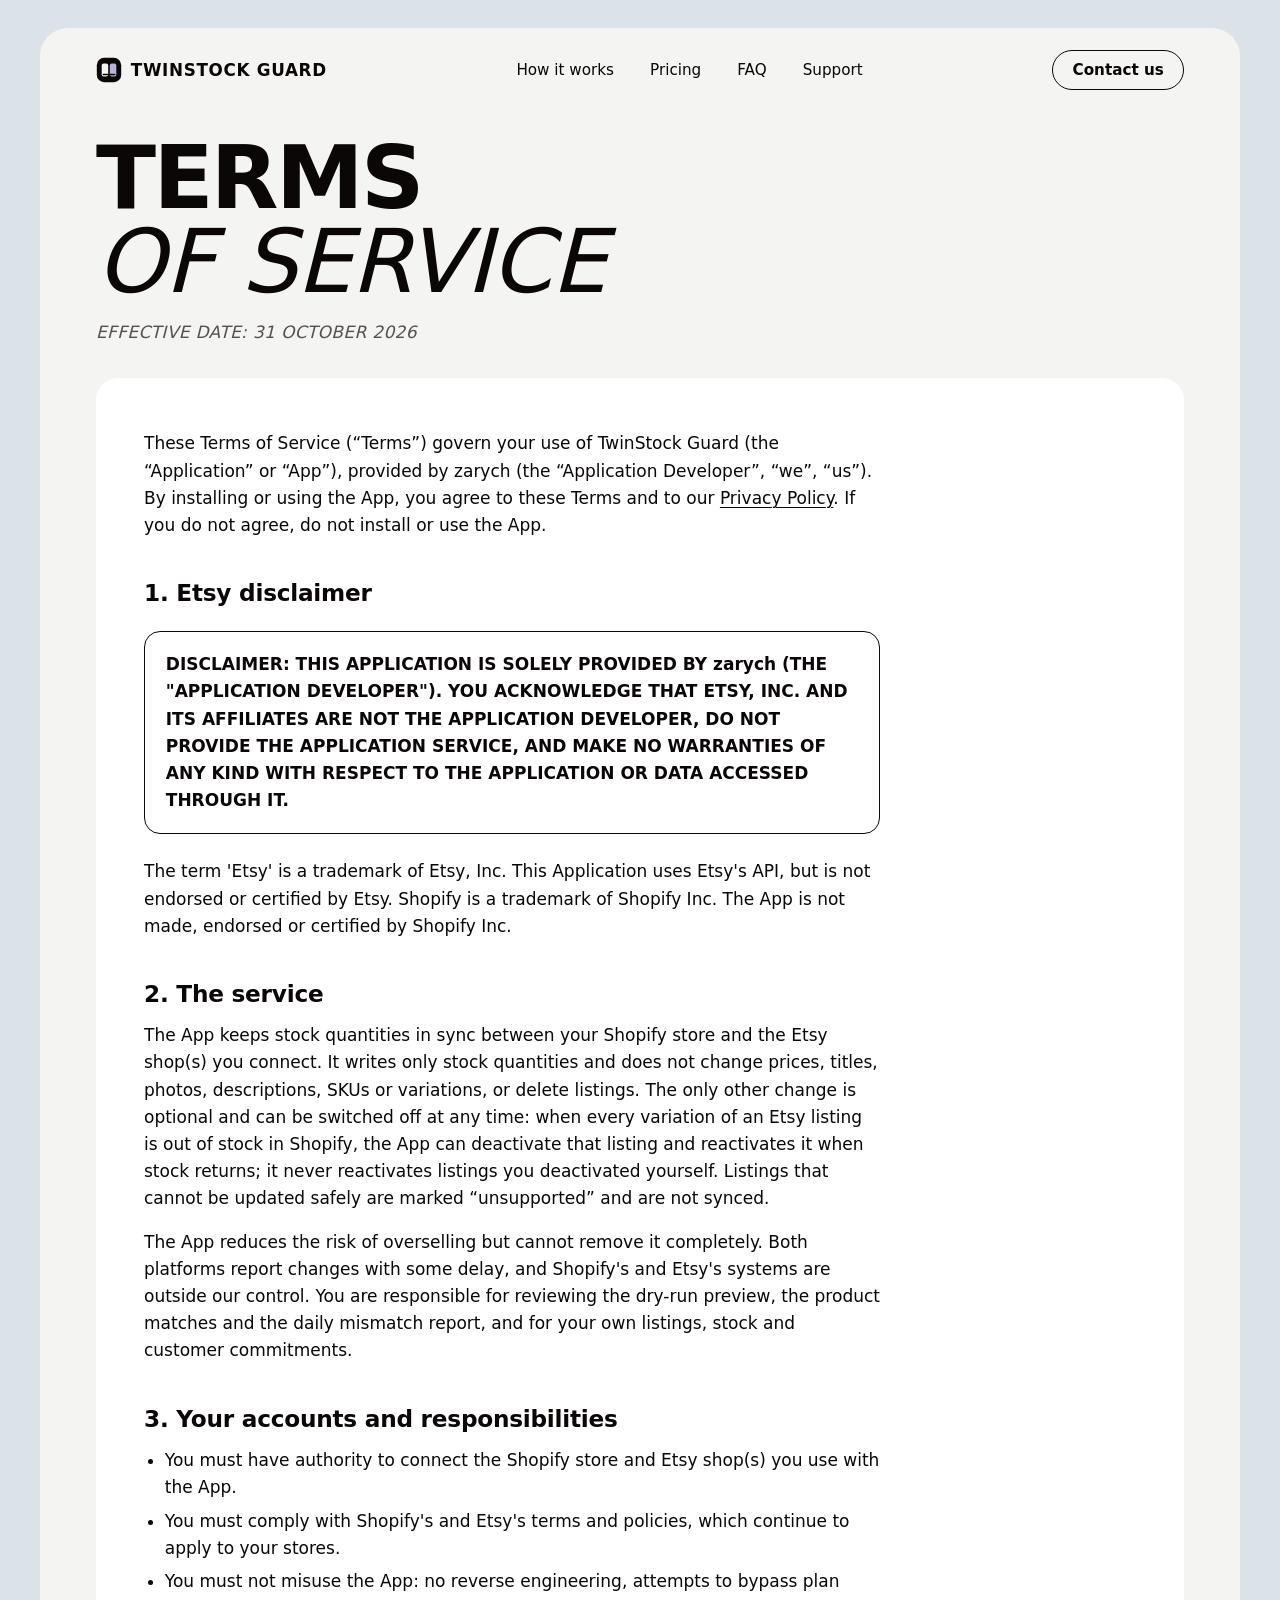
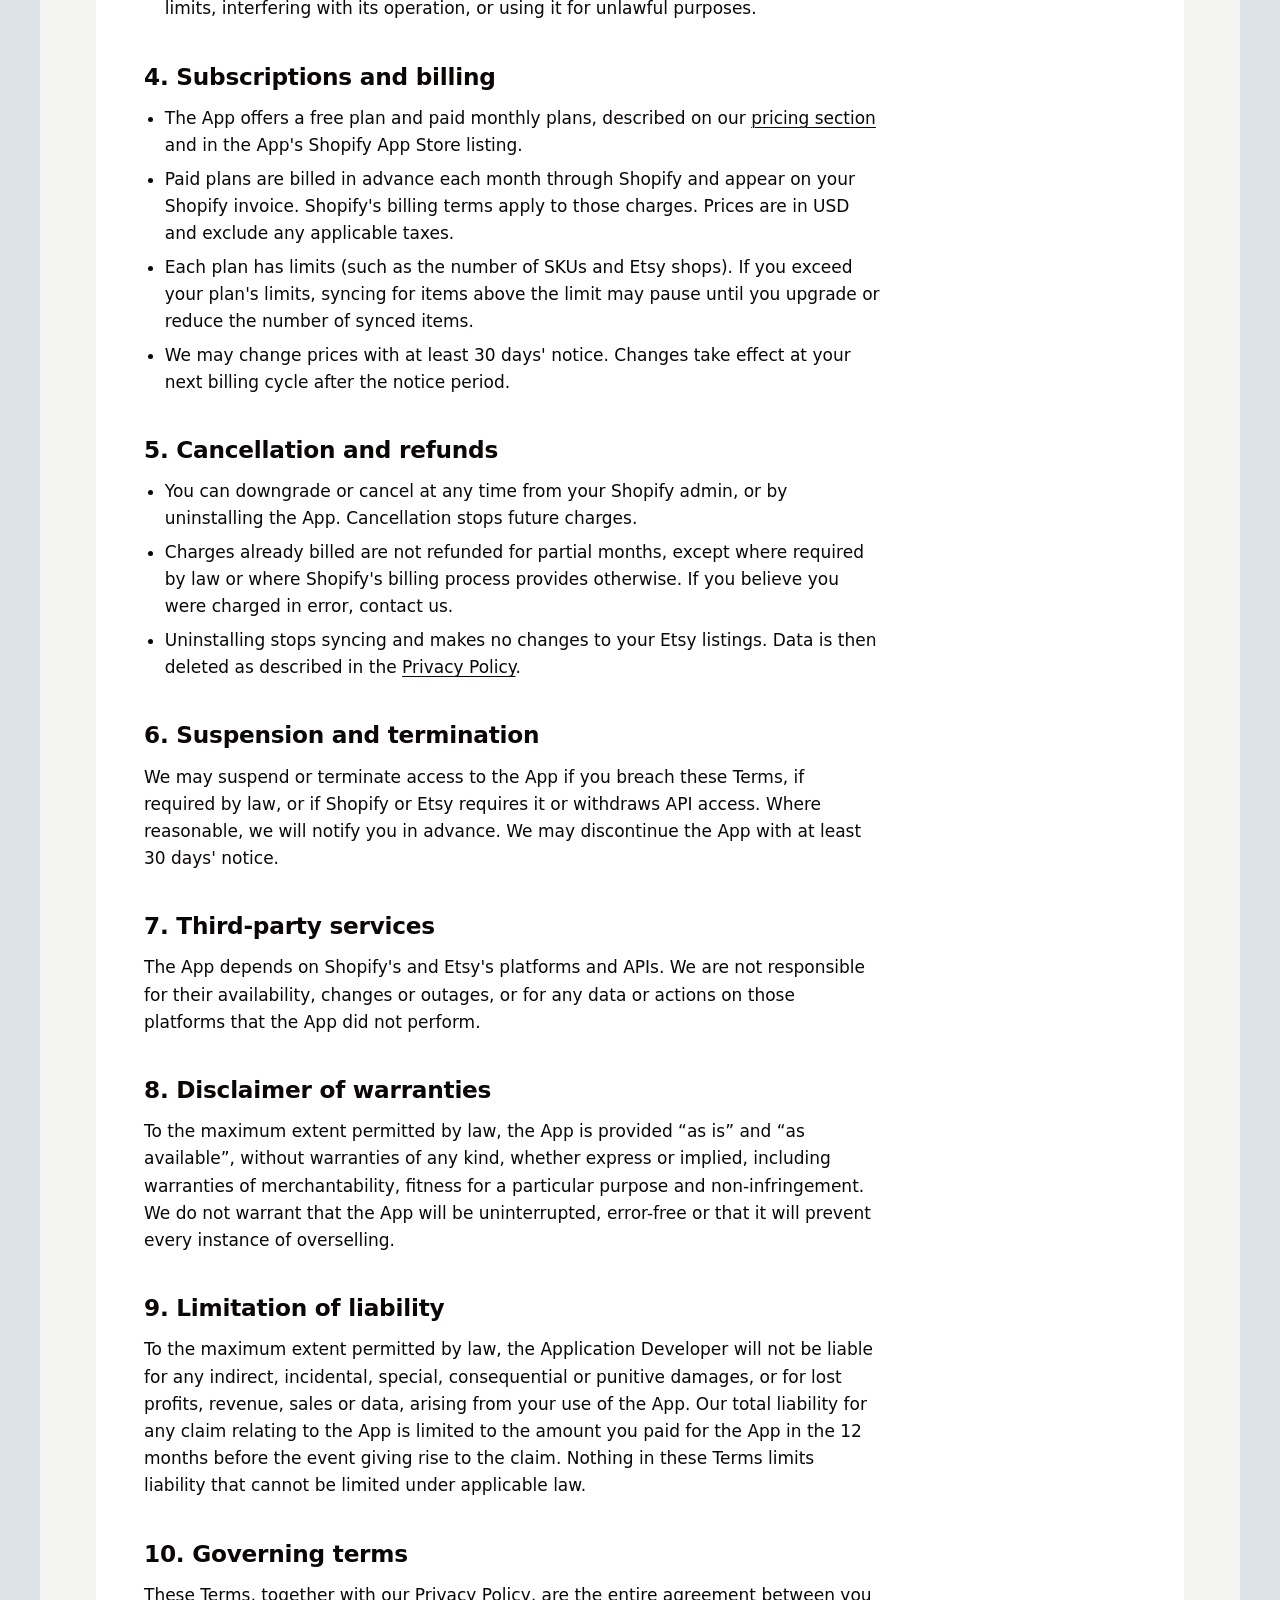
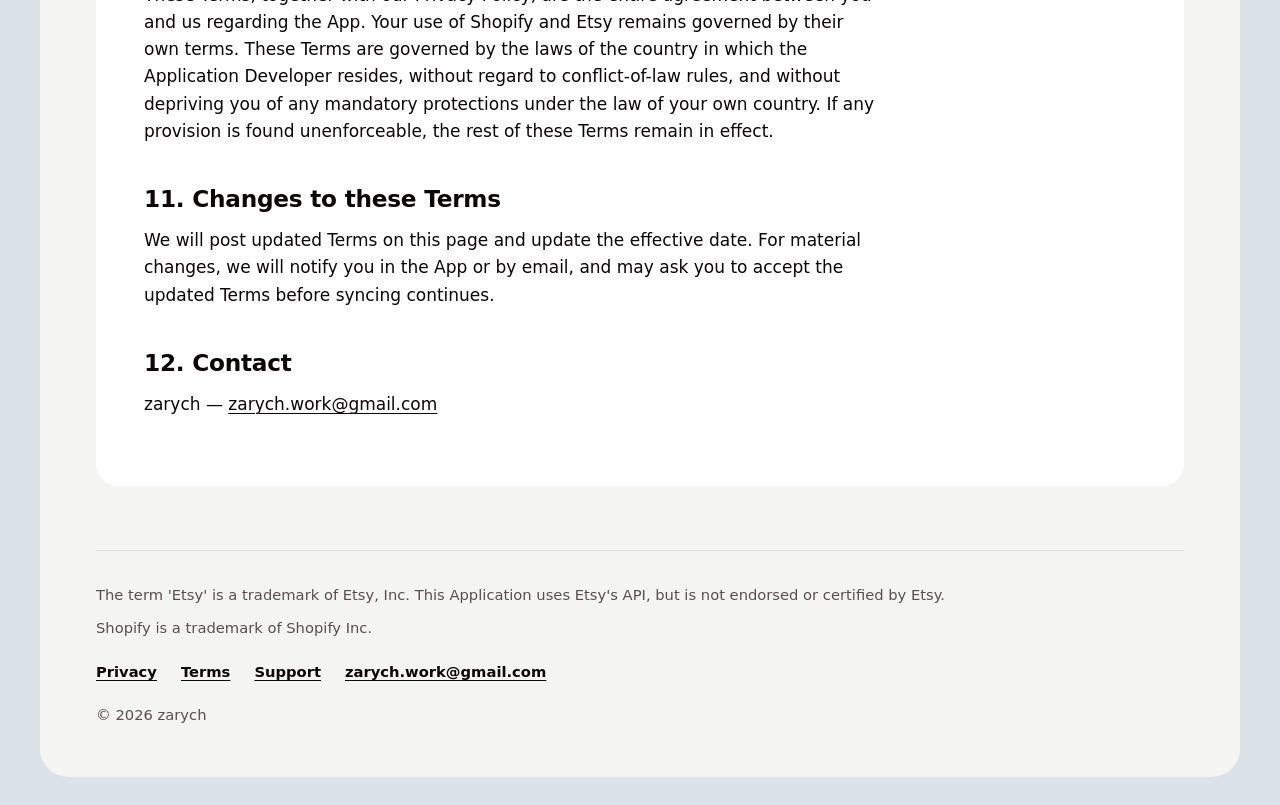
<file: terms/index.html>
<!doctype html>
<!--
  DRAFT — NEEDS OWNER REVIEW.
  These terms were drafted by an AI assistant from the product decisions in the app repository.
  They are not legal advice. The owner must review them (ideally with a lawyer) before launch —
  in particular the governing-law clause, the liability cap and the refund wording.
  The Etsy disclaimer below is the owner-supplied text and must stay verbatim.
-->
<html lang="en">
<head>
  <meta charset="utf-8">
  <meta name="viewport" content="width=device-width, initial-scale=1">
  <meta http-equiv="Content-Security-Policy" content="default-src 'none'; style-src 'self'; img-src 'self'; base-uri 'none'; form-action 'none'">
  <meta name="referrer" content="strict-origin-when-cross-origin">
  <title>Terms of Service — TwinStock Guard</title>
  <meta name="description" content="Terms of Service for TwinStock Guard, an inventory-only stock sync app for Shopify and Etsy: billing through Shopify, cancellation, liability and the Etsy disclaimer.">
  <link rel="canonical" href="https://zarych.github.io/twinstock-guard-site/terms/">
  <meta name="theme-color" content="#dbe3e9">
  <link rel="icon" href="../favicon.svg" type="image/svg+xml">
  <link rel="apple-touch-icon" href="../assets/apple-touch-icon.png">
  <meta property="og:type" content="website">
  <meta property="og:site_name" content="TwinStock Guard">
  <meta property="og:title" content="Terms of Service — TwinStock Guard">
  <meta property="og:description" content="Terms for using TwinStock Guard: billing through Shopify, cancellation, liability and the Etsy disclaimer.">
  <meta property="og:url" content="https://zarych.github.io/twinstock-guard-site/terms/">
  <meta property="og:image" content="https://zarych.github.io/twinstock-guard-site/assets/og-image.png">
  <meta property="og:image:alt" content="TwinStock Guard logo and the tagline: inventory-only stock sync that never edits your listings.">
  <meta name="twitter:card" content="summary_large_image">
  <link rel="stylesheet" href="../assets/style.css">
</head>
<body>
  <a class="skip-link" href="#main">Skip to content</a>

  <div class="sheet">
  <header class="site-header">
    <div class="container">
      <a class="brand" href="../" aria-label="TwinStock Guard home">
        <svg viewBox="0 0 32 32" aria-hidden="true" focusable="false"><rect x="1" y="1" width="30" height="30" rx="9" fill="currentColor"/><rect class="logo-bar" x="7" y="8" width="8" height="16" rx="2.5"/><rect class="logo-bar-2" x="17" y="8" width="8" height="16" rx="2.5"/><path class="logo-base" d="M9 21.5h14" stroke-width="2" stroke-linecap="round"/></svg>
        TwinStock Guard
      </a>
      <nav class="site-nav" aria-label="Main">
        <ul>
          <li><a href="../#how-it-works">How it works</a></li>
          <li><a href="../#pricing">Pricing</a></li>
          <li><a href="../#faq">FAQ</a></li>
          <li><a href="../support/">Support</a></li>
        </ul>
      </nav>
      <a class="button button-outline button-small header-cta" href="mailto:zarych.work@gmail.com">Contact us</a>
    </div>
  </header>

  <main id="main">
    <section class="page-title">
      <div class="container">
        <h1 class="display">Terms<em>of Service</em></h1>
        <p class="meta">Effective date: 31 October 2026</p>
      </div>
    </section>
    <div class="prose-wrap">
      <div class="container">
        <div class="panel panel-white">
    <article class="prose">

      <p>These Terms of Service (“Terms”) govern your use of TwinStock Guard (the “Application” or “App”), provided by zarych (the “Application Developer”, “we”, “us”). By installing or using the App, you agree to these Terms and to our <a href="../privacy/">Privacy Policy</a>. If you do not agree, do not install or use the App.</p>

      <h2>1. Etsy disclaimer</h2>
      <p class="disclaimer">DISCLAIMER: THIS APPLICATION IS SOLELY PROVIDED BY zarych (THE "APPLICATION DEVELOPER"). YOU ACKNOWLEDGE THAT ETSY, INC. AND ITS AFFILIATES ARE NOT THE APPLICATION DEVELOPER, DO NOT PROVIDE THE APPLICATION SERVICE, AND MAKE NO WARRANTIES OF ANY KIND WITH RESPECT TO THE APPLICATION OR DATA ACCESSED THROUGH IT.</p>
      <p>The term 'Etsy' is a trademark of Etsy, Inc. This Application uses Etsy's API, but is not endorsed or certified by Etsy. Shopify is a trademark of Shopify Inc. The App is not made, endorsed or certified by Shopify Inc.</p>

      <h2>2. The service</h2>
      <p>The App keeps stock quantities in sync between your Shopify store and the Etsy shop(s) you connect. It writes only stock quantities and does not change prices, titles, photos, descriptions, SKUs or variations, or delete listings. The only other change is optional and can be switched off at any time: when every variation of an Etsy listing is out of stock in Shopify, the App can deactivate that listing and reactivates it when stock returns; it never reactivates listings you deactivated yourself. Listings that cannot be updated safely are marked “unsupported” and are not synced.</p>
      <p>The App reduces the risk of overselling but cannot remove it completely. Both platforms report changes with some delay, and Shopify's and Etsy's systems are outside our control. You are responsible for reviewing the dry-run preview, the product matches and the daily mismatch report, and for your own listings, stock and customer commitments.</p>

      <h2>3. Your accounts and responsibilities</h2>
      <ul>
        <li>You must have authority to connect the Shopify store and Etsy shop(s) you use with the App.</li>
        <li>You must comply with Shopify's and Etsy's terms and policies, which continue to apply to your stores.</li>
        <li>You must not misuse the App: no reverse engineering, attempts to bypass plan limits, interfering with its operation, or using it for unlawful purposes.</li>
      </ul>

      <h2>4. Subscriptions and billing</h2>
      <ul>
        <li>The App offers a free plan and paid monthly plans, described on our <a href="../#pricing">pricing section</a> and in the App's Shopify App Store listing.</li>
        <li>Paid plans are billed in advance each month through Shopify and appear on your Shopify invoice. Shopify's billing terms apply to those charges. Prices are in USD and exclude any applicable taxes.</li>
        <li>Each plan has limits (such as the number of SKUs and Etsy shops). If you exceed your plan's limits, syncing for items above the limit may pause until you upgrade or reduce the number of synced items.</li>
        <li>We may change prices with at least 30 days' notice. Changes take effect at your next billing cycle after the notice period.</li>
      </ul>

      <h2>5. Cancellation and refunds</h2>
      <ul>
        <li>You can downgrade or cancel at any time from your Shopify admin, or by uninstalling the App. Cancellation stops future charges.</li>
        <li>Charges already billed are not refunded for partial months, except where required by law or where Shopify's billing process provides otherwise. If you believe you were charged in error, contact us.</li>
        <li>Uninstalling stops syncing and makes no changes to your Etsy listings. Data is then deleted as described in the <a href="../privacy/">Privacy Policy</a>.</li>
      </ul>

      <h2>6. Suspension and termination</h2>
      <p>We may suspend or terminate access to the App if you breach these Terms, if required by law, or if Shopify or Etsy requires it or withdraws API access. Where reasonable, we will notify you in advance. We may discontinue the App with at least 30 days' notice.</p>

      <h2>7. Third-party services</h2>
      <p>The App depends on Shopify's and Etsy's platforms and APIs. We are not responsible for their availability, changes or outages, or for any data or actions on those platforms that the App did not perform.</p>

      <h2>8. Disclaimer of warranties</h2>
      <p>To the maximum extent permitted by law, the App is provided “as is” and “as available”, without warranties of any kind, whether express or implied, including warranties of merchantability, fitness for a particular purpose and non-infringement. We do not warrant that the App will be uninterrupted, error-free or that it will prevent every instance of overselling.</p>

      <h2>9. Limitation of liability</h2>
      <p>To the maximum extent permitted by law, the Application Developer will not be liable for any indirect, incidental, special, consequential or punitive damages, or for lost profits, revenue, sales or data, arising from your use of the App. Our total liability for any claim relating to the App is limited to the amount you paid for the App in the 12 months before the event giving rise to the claim. Nothing in these Terms limits liability that cannot be limited under applicable law.</p>

      <h2>10. Governing terms</h2>
      <p>These Terms, together with our Privacy Policy, are the entire agreement between you and us regarding the App. Your use of Shopify and Etsy remains governed by their own terms. These Terms are governed by the laws of the country in which the Application Developer resides, without regard to conflict-of-law rules, and without depriving you of any mandatory protections under the law of your own country. If any provision is found unenforceable, the rest of these Terms remain in effect.</p>

      <h2>11. Changes to these Terms</h2>
      <p>We will post updated Terms on this page and update the effective date. For material changes, we will notify you in the App or by email, and may ask you to accept the updated Terms before syncing continues.</p>

      <h2>12. Contact</h2>
      <p>zarych — <a class="email" href="mailto:zarych.work@gmail.com">zarych.work@gmail.com</a></p>
    </article>
        </div>
      </div>
    </div>
  </main>

  <footer class="site-footer">
    <div class="container">
      <div class="footer-inner">
      <p>The term 'Etsy' is a trademark of Etsy, Inc. This Application uses Etsy's API, but is not endorsed or certified by Etsy.</p>
      <p>Shopify is a trademark of Shopify Inc.</p>
      <ul class="footer-links">
        <li><a href="../privacy/">Privacy</a></li>
        <li><a href="../terms/" aria-current="page">Terms</a></li>
        <li><a href="../support/">Support</a></li>
        <li><a class="email" href="mailto:zarych.work@gmail.com">zarych.work@gmail.com</a></li>
      </ul>
      <p>© 2026 zarych</p>
      </div>
    </div>
  </footer>
  </div>
</body>
</html>
</file>
<file: assets/style.css>
/* TwinStock Guard — site styles. No external fonts or assets. */

:root {
  --page: #dbe3e9;
  --sheet: #f4f4f2;
  --surface: #ffffff;
  --text: #0a0706;
  --muted: #56504f;
  --subtle: #6f6867;
  --border: #e1dfdb;
  --lav: #dbd9eb;
  --lav-line: #b8b4d8;
  --sage: #e4e8cf;
  --sky: #d9f0fd;
  --button: #0a0706;
  --on-button: #ffffff;
  --ok: #2f6b3b;
  --no: #9b2c2c;
  --focus: #6d63c9;
  --phone-frame: #1b1a1d;
  --radius-sheet: 28px;
  --radius: 22px;
  --max: 1200px;
  --font: "Avenir Next", Avenir, Montserrat, "Century Gothic", "Segoe UI", system-ui, -apple-system, Roboto, Arial, sans-serif;
  color-scheme: light;
}

@media (prefers-color-scheme: dark) {
  :root {
    --page: #08080a;
    --sheet: #141317;
    --surface: #1d1b21;
    --text: #f4f2ef;
    --muted: #c3bcba;
    --subtle: #a39c9a;
    --border: #2e2b33;
    --lav: #2b2840;
    --lav-line: #4a4472;
    --sage: #262a1c;
    --sky: #17262f;
    --button: #f4f2ef;
    --on-button: #0a0706;
    --ok: #8fd19e;
    --no: #ff9b93;
    --focus: #b3acff;
    --phone-frame: #000000;
    color-scheme: dark;
  }
}

*,
*::before,
*::after {
  box-sizing: border-box;
}

html {
  -webkit-text-size-adjust: 100%;
  text-size-adjust: 100%;
}

body {
  margin: 0;
  background: var(--page);
  color: var(--text);
  font-family: var(--font);
  font-size: 1.0625rem;
  line-height: 1.6;
  padding: 10px;
}

@media (min-width: 720px) {
  body {
    padding: 28px;
  }
}

img,
svg {
  max-width: 100%;
}

a {
  color: inherit;
  text-decoration-thickness: 1px;
  text-underline-offset: 3px;
}

a:hover {
  text-decoration-thickness: 2px;
}

:focus-visible {
  outline: 3px solid var(--focus);
  outline-offset: 3px;
  border-radius: 6px;
}

h1,
h2,
h3 {
  line-height: 1.05;
  letter-spacing: -0.02em;
  margin: 0;
}

h3 {
  font-size: 1.2rem;
  letter-spacing: -0.01em;
  line-height: 1.25;
  margin-bottom: 0.5rem;
}

p {
  margin: 0 0 1rem;
}

/* The rounded page "sheet" that holds everything */
.sheet {
  max-width: var(--max);
  margin: 0 auto;
  background: var(--sheet);
  border-radius: var(--radius-sheet);
  overflow: hidden;
}

.container {
  width: 100%;
  padding: 0 16px;
}

@media (min-width: 720px) {
  .container {
    padding: 0 56px;
  }
}

.skip-link {
  position: absolute;
  left: -9999px;
  top: 0;
  background: var(--surface);
  padding: 0.5rem 1rem;
  z-index: 10;
}

.skip-link:focus {
  left: 16px;
}

/* Header */
.site-header .container {
  display: flex;
  align-items: center;
  justify-content: space-between;
  gap: 0.75rem 1.5rem;
  min-height: 84px;
  flex-wrap: wrap;
  padding-top: 0.75rem;
  padding-bottom: 0.75rem;
}

.brand {
  display: inline-flex;
  align-items: center;
  gap: 0.55rem;
  font-weight: 700;
  font-size: 1.05rem;
  letter-spacing: 0.04em;
  text-transform: uppercase;
  text-decoration: none;
}

.brand svg {
  width: 26px;
  height: 26px;
  flex: none;
}

.site-nav ul {
  display: flex;
  gap: 0.25rem 2.25rem;
  list-style: none;
  margin: 0;
  padding: 0;
  flex-wrap: wrap;
}

.site-nav a {
  text-decoration: none;
  font-size: 0.95rem;
}

.site-nav a:hover,
.site-nav a[aria-current="page"] {
  text-decoration: underline;
}

@media (max-width: 719px) {
  .site-nav {
    order: 3;
    width: 100%;
  }

  .site-nav ul {
    gap: 0.25rem 1.25rem;
  }
}

/* Buttons */
.button {
  display: inline-flex;
  align-items: center;
  justify-content: center;
  gap: 0.5rem;
  min-height: 48px;
  padding: 0.65rem 1.6rem;
  border-radius: 999px;
  background: var(--button);
  color: var(--on-button);
  border: 1.5px solid var(--button);
  font-weight: 600;
  text-decoration: none;
  line-height: 1.2;
}

.button:hover {
  opacity: 0.88;
}

.button-outline {
  background: transparent;
  color: var(--text);
  border-color: var(--text);
}

.button-small {
  min-height: 40px;
  padding: 0.45rem 1.2rem;
  font-size: 0.95rem;
}

.round-icon {
  display: inline-grid;
  place-items: center;
  width: 44px;
  height: 44px;
  border-radius: 50%;
  border: 1.5px solid var(--text);
  flex: none;
}

.round-icon svg {
  width: 20px;
  height: 20px;
}

/* Display type — bold uppercase line + light italic line */
.display {
  text-transform: uppercase;
  font-weight: 700;
  font-size: clamp(2.9rem, 10vw, 7.4rem);
  line-height: 0.95;
  letter-spacing: -0.03em;
}

.display em,
.h-big em,
.italic-sub {
  display: block;
  font-style: italic;
  font-weight: 400;
  letter-spacing: -0.01em;
}

.h-big {
  text-transform: uppercase;
  font-size: clamp(2rem, 5.2vw, 3.6rem);
  font-weight: 700;
  line-height: 1;
  margin-bottom: 1.25rem;
}

.italic-sub {
  text-transform: uppercase;
  font-size: clamp(1.1rem, 2.4vw, 1.6rem);
  line-height: 1.2;
  color: var(--text);
  margin: 0 0 1.75rem;
}

.lead {
  font-size: 1.15rem;
  color: var(--muted);
  max-width: 34rem;
}

/* Sections */
section {
  padding: 3.5rem 0;
  position: relative;
}

@media (min-width: 720px) {
  section {
    padding: 5rem 0;
  }
}

.panel {
  position: relative;
  border-radius: var(--radius);
  padding: 2rem 1.25rem;
  overflow: hidden;
}

@media (min-width: 720px) {
  .panel {
    padding: 3.25rem 3rem;
  }
}

.panel > * {
  position: relative;
}

.panel-lav {
  background: var(--lav);
}

.panel-white {
  background: var(--surface);
}

.squiggle {
  position: absolute;
  inset: auto 0 0 0;
  width: 100%;
  height: 55%;
  pointer-events: none;
  color: var(--lav-line);
}

.panel-white .squiggle {
  color: var(--border);
}

/* Hero */
.hero {
  padding-top: 1.5rem;
  padding-bottom: 2rem;
}

.hero .display {
  margin: 0 0 2rem;
}

.hero-grid {
  display: grid;
  gap: 2.5rem;
  align-items: center;
}

@media (min-width: 900px) {
  .hero-grid {
    grid-template-columns: 1.25fr 1fr;
    gap: 2rem;
  }

  .hero .panel {
    margin-top: -1rem;
  }
}

.tagline {
  font-size: clamp(1.3rem, 2.6vw, 1.75rem);
  font-weight: 700;
  line-height: 1.2;
  letter-spacing: -0.01em;
  margin: 0 0 1rem;
  max-width: 22em;
}

.hero-actions {
  display: flex;
  flex-wrap: wrap;
  gap: 1rem;
  align-items: center;
  margin-top: 1.75rem;
}

.soon {
  display: flex;
  align-items: center;
  gap: 0.9rem;
  margin-top: 2.5rem;
  font-size: 0.98rem;
  line-height: 1.35;
}

/* Phone illustration */
.phone {
  width: min(290px, 100%);
  margin: 0 auto;
  border-radius: 44px;
  background: var(--phone-frame);
  padding: 11px;
  box-shadow: 0 30px 60px -20px rgb(10 7 6 / 35%);
  transform: rotate(4deg);
}

.phone-screen {
  border-radius: 34px;
  background: #fbfbfa;
  color: #0a0706;
  overflow: hidden;
  font-size: 0.72rem;
  line-height: 1.35;
}

.ph-top {
  background: #d9f0fd;
  padding: 0.9rem 1rem 0.6rem;
}

.ph-status {
  display: flex;
  justify-content: space-between;
  font-weight: 700;
  font-size: 0.68rem;
}

.ph-island {
  width: 74px;
  height: 20px;
  border-radius: 999px;
  background: #0a0706;
}

.ph-title {
  font-size: 1.35rem;
  font-weight: 600;
  margin: 0.55rem 0 0.4rem;
}

.ph-tabs {
  display: flex;
  gap: 1rem;
  font-size: 0.6rem;
  font-weight: 700;
  letter-spacing: 0.05em;
  color: #6f6867;
}

.ph-tabs .on {
  color: #0a0706;
  border-bottom: 2px solid #0a0706;
  padding-bottom: 0.25rem;
}

.ph-body {
  padding: 0.75rem;
  display: grid;
  gap: 0.6rem;
}

.ph-tip {
  border: 1px solid #e1dfdb;
  border-radius: 12px;
  padding: 0.6rem 0.7rem;
  background: #fff;
}

.ph-tip small {
  display: block;
  color: #6f6867;
  font-size: 0.6rem;
}

.ph-tip strong {
  display: block;
  margin: 0.15rem 0;
}

.ph-card {
  background: #e4e8cf;
  border-radius: 14px;
  padding: 0.7rem;
}

.ph-card-title {
  display: flex;
  justify-content: space-between;
  align-items: center;
  font-size: 0.95rem;
  font-weight: 600;
  margin-bottom: 0.45rem;
}

.ph-chip {
  font-size: 0.58rem;
  border: 1px solid #0a0706;
  border-radius: 999px;
  padding: 0.1rem 0.5rem;
  font-weight: 600;
}

.ph-row {
  display: grid;
  grid-template-columns: 1fr auto;
  gap: 0.4rem;
  align-items: center;
  background: #fff;
  border-radius: 10px;
  padding: 0.45rem 0.55rem;
  margin-top: 0.35rem;
}

.ph-row small {
  display: block;
  color: #6f6867;
  font-size: 0.58rem;
}

.ph-qty {
  display: flex;
  align-items: center;
  gap: 0.3rem;
  font-weight: 700;
  font-variant-numeric: tabular-nums;
}

.ph-qty i {
  font-style: normal;
  color: #2f6b3b;
}

.ph-nav {
  display: flex;
  justify-content: space-around;
  border-top: 1px solid #e1dfdb;
  padding: 0.55rem 0 0.8rem;
  font-size: 0.6rem;
  color: #6f6867;
}

.ph-nav .on {
  color: #0a0706;
  font-weight: 700;
}

/* Fact strip (true product facts, not vanity metrics) */
.facts {
  display: grid;
  gap: 2rem;
  padding: 1rem 0 0.5rem;
}

@media (min-width: 720px) {
  .facts {
    grid-template-columns: repeat(3, 1fr);
  }
}

.fact strong {
  display: block;
  font-size: clamp(3rem, 7vw, 4.75rem);
  font-weight: 700;
  line-height: 1;
  letter-spacing: -0.03em;
}

.fact span {
  display: block;
  font-style: italic;
  font-weight: 400;
  text-transform: uppercase;
  font-size: clamp(1.1rem, 2.2vw, 1.5rem);
  line-height: 1.15;
  margin-top: 0.4rem;
}

/* Grids & cards */
.grid {
  display: grid;
  gap: 1rem;
}

@media (min-width: 720px) {
  .grid-2 {
    grid-template-columns: repeat(2, 1fr);
    gap: 1.25rem;
  }

  .grid-3 {
    grid-template-columns: repeat(3, 1fr);
    gap: 1.25rem;
  }

  .grid-4 {
    grid-template-columns: repeat(2, 1fr);
    gap: 1.25rem;
  }
}

@media (min-width: 1000px) {
  .grid-4 {
    grid-template-columns: repeat(4, 1fr);
  }
}

.split {
  display: grid;
  gap: 2rem;
  align-items: start;
}

@media (min-width: 900px) {
  .split {
    grid-template-columns: 1fr 1fr;
    gap: 3rem;
  }
}

.card {
  border-radius: var(--radius);
  padding: 1.6rem;
  background: var(--surface);
}

.card p {
  margin: 0;
  color: var(--muted);
}

.card-lav {
  background: var(--lav);
}

.card-sage {
  background: var(--sage);
}

.card-sky {
  background: var(--sky);
}

.card-lav p,
.card-sage p,
.card-sky p {
  color: var(--text);
}

.card .icon {
  width: 44px;
  height: 44px;
  padding: 10px;
  border-radius: 50%;
  border: 1.5px solid var(--text);
  margin-bottom: 1.5rem;
}

/* Do / never lists */
.check-list,
.never-list {
  list-style: none;
  padding: 0;
  margin: 0;
  display: grid;
  gap: 0.85rem;
}

.check-list li,
.never-list li {
  display: flex;
  gap: 0.8rem;
  align-items: flex-start;
}

.check-list li::before,
.never-list li::before {
  flex: none;
  width: 1.6rem;
  height: 1.6rem;
  border-radius: 50%;
  display: inline-grid;
  place-items: center;
  font-weight: 700;
  font-size: 0.8rem;
  margin-top: 0.05rem;
}

.check-list li::before {
  content: "✓";
  color: var(--ok);
  border: 1.5px solid var(--ok);
}

.never-list li::before {
  content: "✕";
  color: var(--no);
  border: 1.5px solid var(--no);
}

.never-list {
  font-size: 1.1rem;
  font-weight: 600;
}

@media (min-width: 600px) {
  .never-list {
    grid-template-columns: repeat(2, 1fr);
    gap: 1rem 2rem;
  }
}

/* Steps */
.steps {
  counter-reset: step;
  list-style: none;
  padding: 0;
  margin: 0;
}

.steps li {
  counter-increment: step;
}

.steps .card::before {
  content: "0" counter(step);
  display: block;
  font-size: 3rem;
  font-weight: 400;
  font-style: italic;
  line-height: 1;
  margin-bottom: 1.25rem;
}

/* Pricing */
.plan {
  display: flex;
  flex-direction: column;
}

.plan .price {
  font-size: 2.6rem;
  font-weight: 700;
  letter-spacing: -0.03em;
  line-height: 1;
  margin: 0.75rem 0 1rem;
}

.plan .price small {
  font-size: 1rem;
  font-weight: 400;
  font-style: italic;
  letter-spacing: 0;
}

.plan ul {
  margin: 0;
  padding: 0;
  list-style: none;
  border-top: 1px solid var(--border);
}

.plan li {
  padding: 0.55rem 0;
  border-bottom: 1px solid var(--border);
}

.card-lav.plan ul,
.card-lav.plan li {
  border-color: var(--lav-line);
}

.note {
  color: var(--muted);
  font-size: 0.95rem;
  margin-top: 1.5rem;
  max-width: 46rem;
}

/* FAQ */
.faq details {
  border-bottom: 1px solid var(--border);
}

.faq details:first-child {
  border-top: 1px solid var(--border);
}

.faq summary {
  cursor: pointer;
  font-weight: 600;
  font-size: 1.1rem;
  padding: 1.25rem 2.5rem 1.25rem 0;
  list-style: none;
  position: relative;
}

.faq summary::-webkit-details-marker {
  display: none;
}

.faq summary::after {
  content: "+";
  position: absolute;
  right: 0;
  top: 50%;
  transform: translateY(-50%);
  width: 32px;
  height: 32px;
  border-radius: 50%;
  border: 1.5px solid var(--text);
  display: grid;
  place-items: center;
  font-weight: 400;
  font-size: 1.2rem;
  line-height: 1;
}

.faq details[open] summary::after {
  content: "−";
}

.faq details > div {
  padding: 0 0 1.25rem;
  color: var(--muted);
  max-width: 48rem;
}

.faq details > div p {
  margin: 0 0 0.6rem;
}

/* CTA */
.cta {
  text-align: center;
}

.cta .lead {
  margin: 0 auto 1.75rem;
}

/* Legal / prose pages */
.page-title {
  padding: 1.5rem 0 2rem;
}

.page-title .display {
  font-size: clamp(2.6rem, 8vw, 5.5rem);
  margin-bottom: 1rem;
}

.prose-wrap {
  padding-bottom: 3rem;
}

.prose {
  max-width: 46rem;
}

.prose h2 {
  font-size: 1.45rem;
  margin: 2.5rem 0 0.9rem;
  letter-spacing: -0.01em;
  line-height: 1.2;
}

.prose h2:first-child {
  margin-top: 0;
}

.prose h3 {
  margin-top: 1.5rem;
}

.prose ul,
.prose ol {
  padding-left: 1.3rem;
  margin: 0 0 1rem;
}

.prose li {
  margin-bottom: 0.4rem;
}

.meta {
  font-style: italic;
  color: var(--muted);
  text-transform: uppercase;
  letter-spacing: 0.02em;
  margin: 0;
}

.callout {
  background: var(--lav);
  border-radius: 16px;
  padding: 1.1rem 1.3rem;
  margin: 1.5rem 0;
}

.callout p:last-child {
  margin-bottom: 0;
}

.disclaimer {
  font-weight: 700;
  border: 1.5px solid var(--text);
  border-radius: 16px;
  padding: 1.2rem 1.3rem;
  margin: 1.5rem 0;
  overflow-wrap: anywhere;
}

.email {
  overflow-wrap: anywhere;
}

/* Footer */
.site-footer {
  padding: 1rem 0 2.5rem;
  color: var(--muted);
  font-size: 0.92rem;
}

.footer-inner {
  border-top: 1px solid var(--border);
  padding-top: 2rem;
}

.site-footer p {
  margin: 0 0 0.6rem;
}

.footer-links {
  display: flex;
  flex-wrap: wrap;
  gap: 0.4rem 1.5rem;
  list-style: none;
  padding: 0;
  margin: 1.25rem 0;
}

.footer-links a {
  color: var(--text);
  font-weight: 600;
}

/* Logo marks inherit theme colours */
.logo-bar {
  fill: var(--sheet);
}

.logo-bar-2 {
  fill: var(--lav-line);
}

.logo-base {
  stroke: currentColor;
}

.mt {
  margin-top: 1.25rem;
}

.cta .button {
  max-width: 100%;
  overflow-wrap: anywhere;
}

@media (max-width: 719px) {
  .header-cta {
    display: none;
  }
}
</file>
